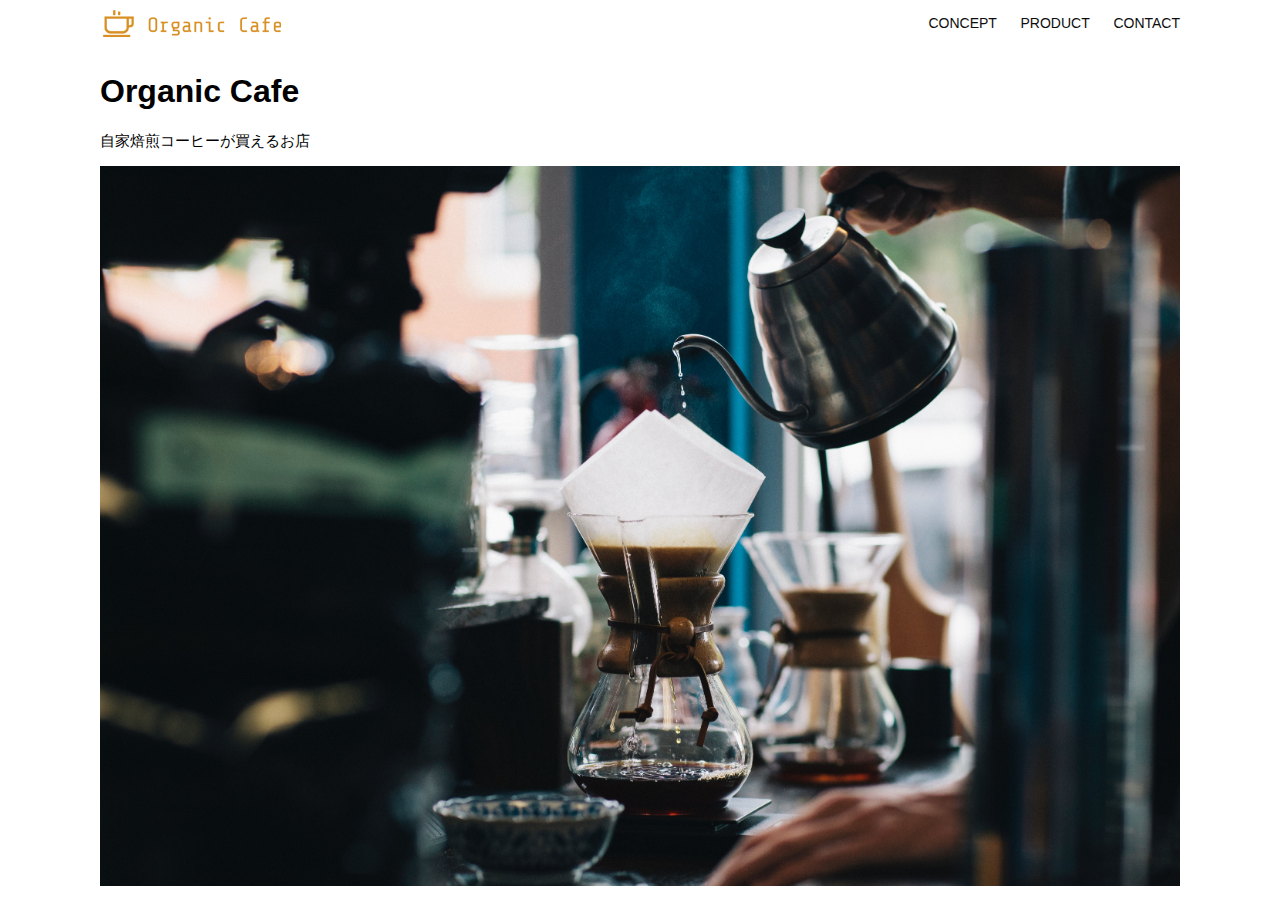
<file: kadai_013/index.html>
<!DOCTYPE html>
<html>
  <head>
    <title>Organic Cafe</title>
    <meta charset="UTF-8" />
    <meta name="description" content="自家焙煎のコーヒーがお家で楽しめるOrganic Cafe"/>
    <meta name="viewport" content="width=device-width, initial-scale=1.0" />
    <link rel="stylesheet" href="style.css" />
  </head>
  <body>
    <!-- ヘッダー -->
    <header>
      <!-- ロゴ -->
      <a href="index.html" id="logo"><img src="images/logo.png" alt="トップページに戻る"/></a>

      <!-- PC用ナビゲーション -->
      <nav id="nav-pc">
        <a href="index.html#concept">CONCEPT</a>
        <a href="index.html#product">PRODUCT</a>
        <a href="index.html#contact">CONTACT</a>
      </nav>

      <img src="images/button-menu.png" alt="ナビゲーションを開く" id="menu-sp" onclick="document.getElementById('nav-sp').style.display = 'block'">

      <nav id="nav-sp">
        <ul>
          <li><img src="images/button-close.png" alt="ナビゲーションを閉じる" id="close" onclick="document.getElementById('nav-sp').style.display = 'none'"></li>
          <li><a href="index.html" id="logo-sp" onclick="document.getElementById('nav-sp').style.display = 'none'">
            <img src="images/logo-sp.png" alt="トップページに戻る">
          </a></li>
          <li><a href="index.html#concept" class="menu" onclick="document.getElementById('nav-sp').style.display = 'none'">CONCEPT</a></li>
          <li><a href="index.html#product" class="menu" onclick="document.getElementById('nav-sp').style.display = 'none'">PRODUCT</a></li>
          <li><a href="index.html#contact" class="menu" onclick="document.getElementById('nav-sp').style.display = 'none'">CONTACT</a></li>
        </ul>
      </nav>
    </header>

    <main>
      <article>
        <!-- メインビジュアル -->
        <section id="main-visual">
          <div id="main-message">
            <h1>Organic Cafe</h1>
            <p>自家焙煎コーヒーが買えるお店</p>
          </div>
          <img src="images/main-image.jpg" alt="コーヒーをハンドドリップで淹れる画像"/>
        </section>
      </article>
    </main>
  </body>
</html>
</file>
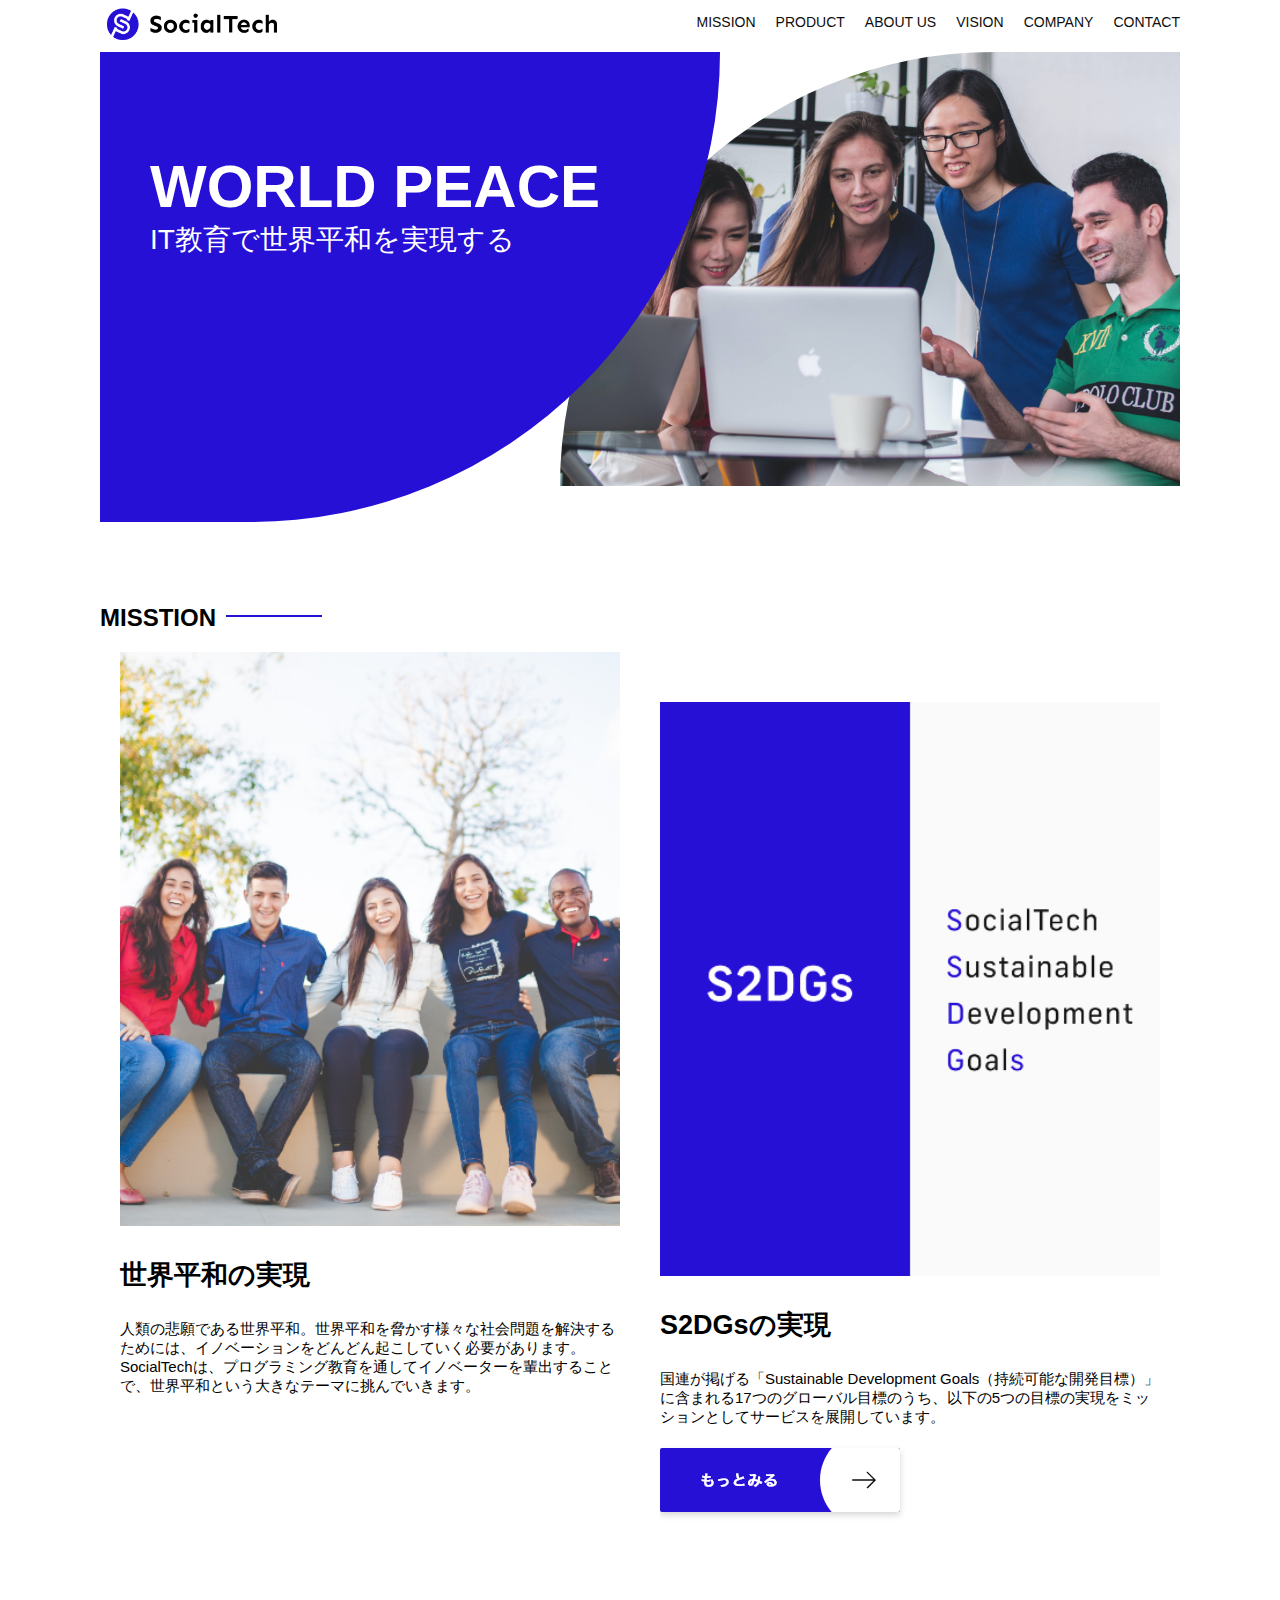
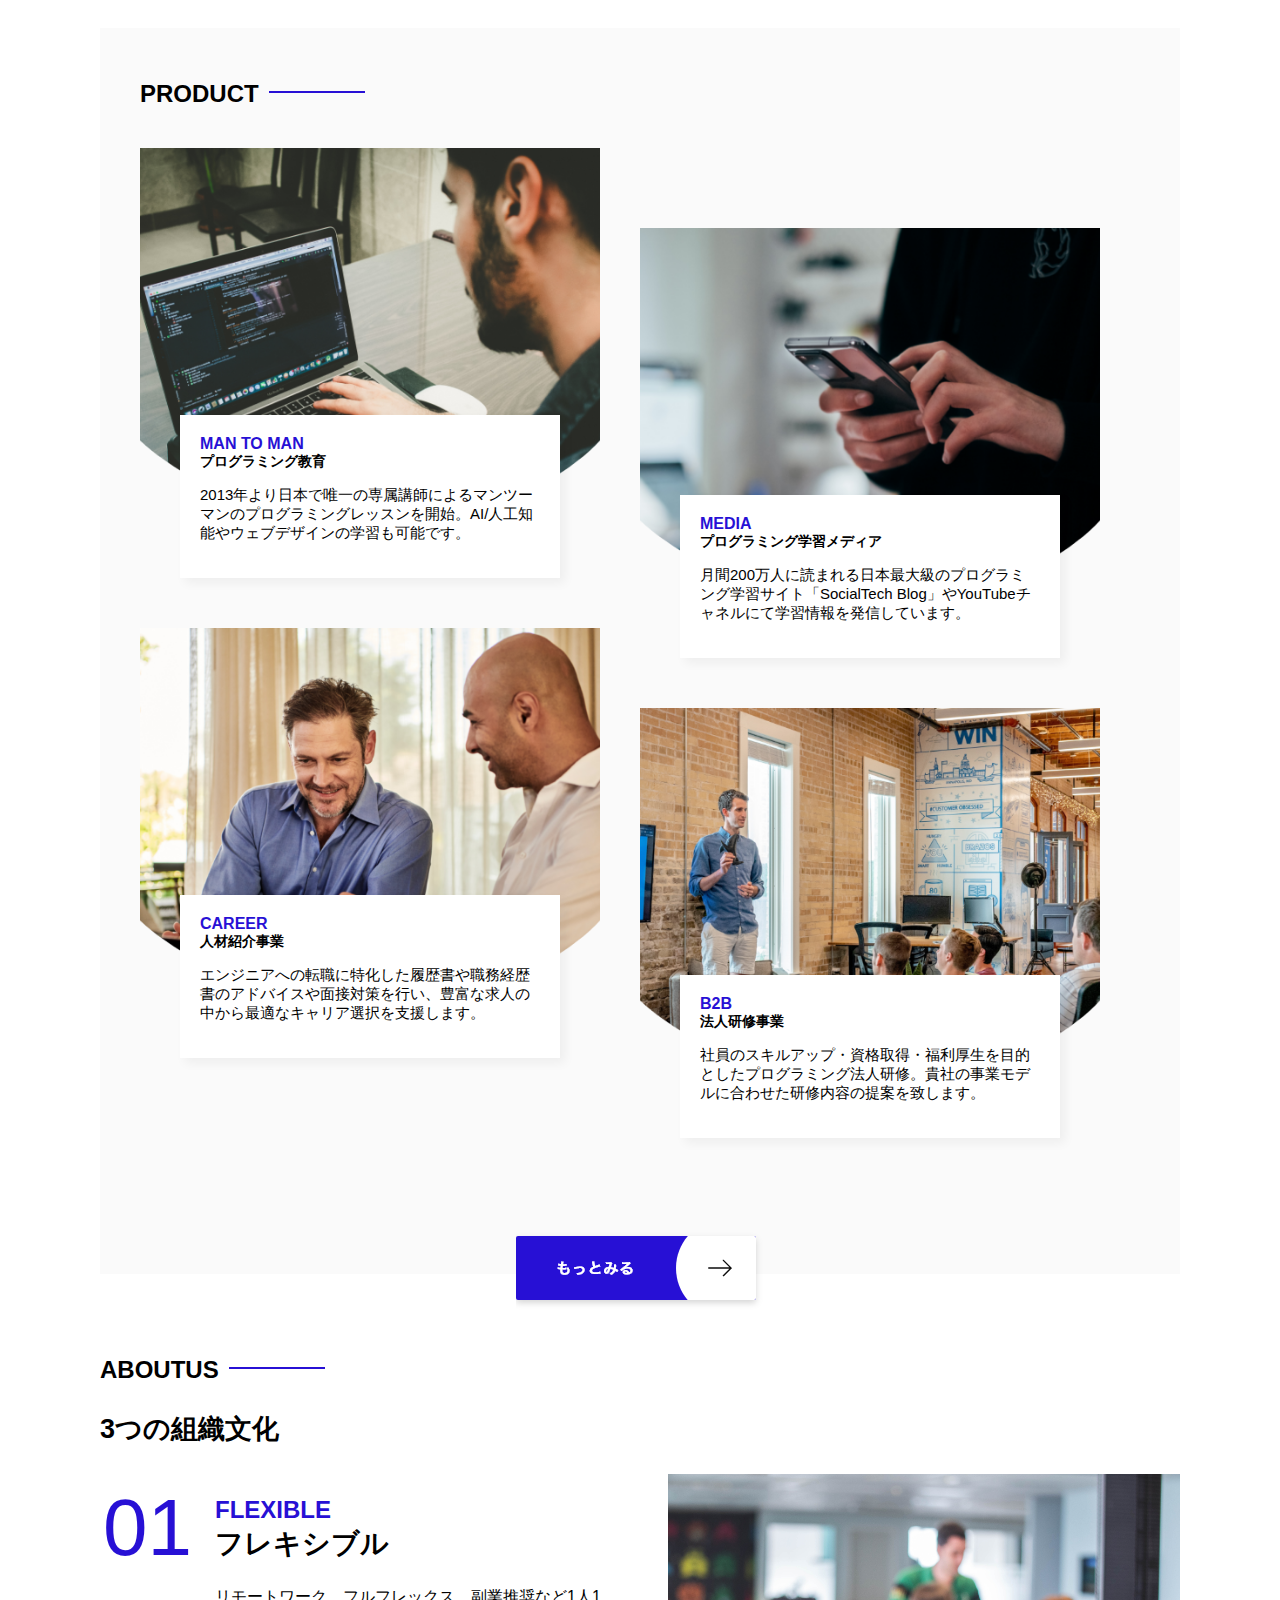
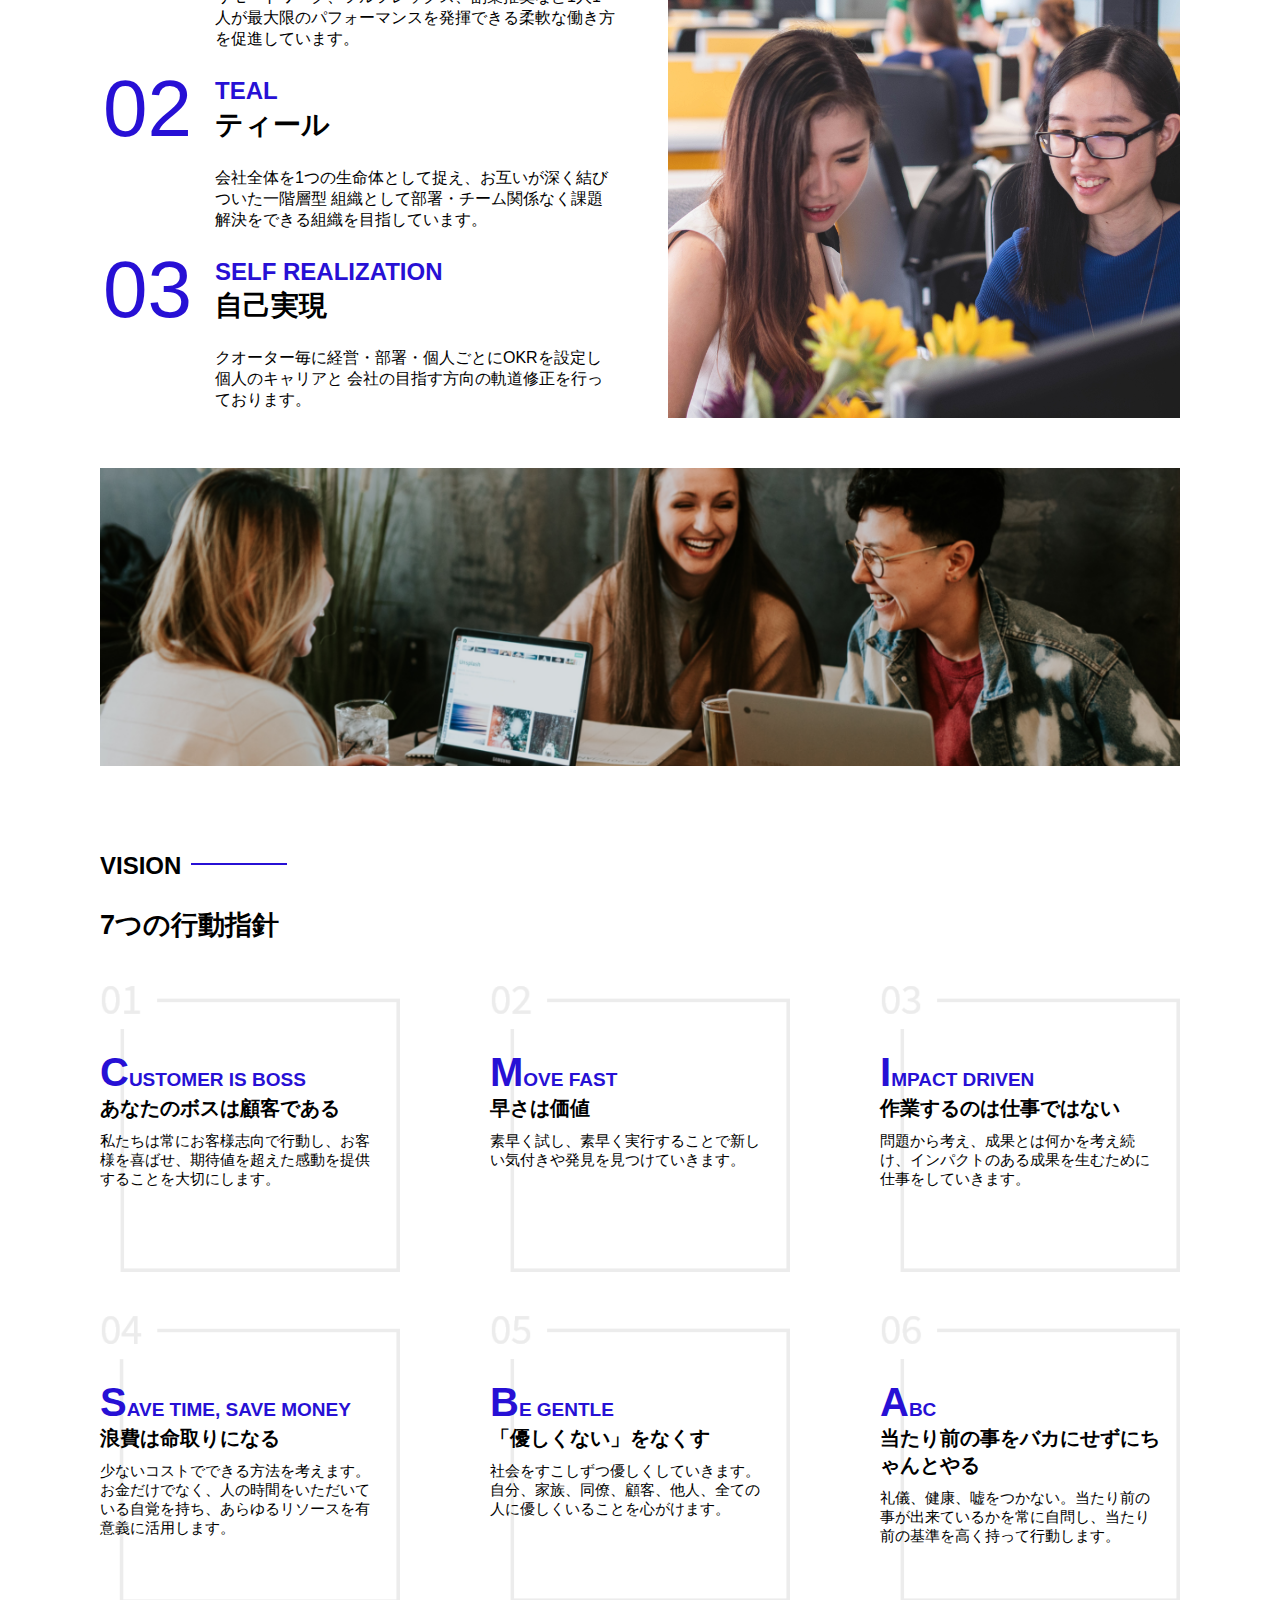
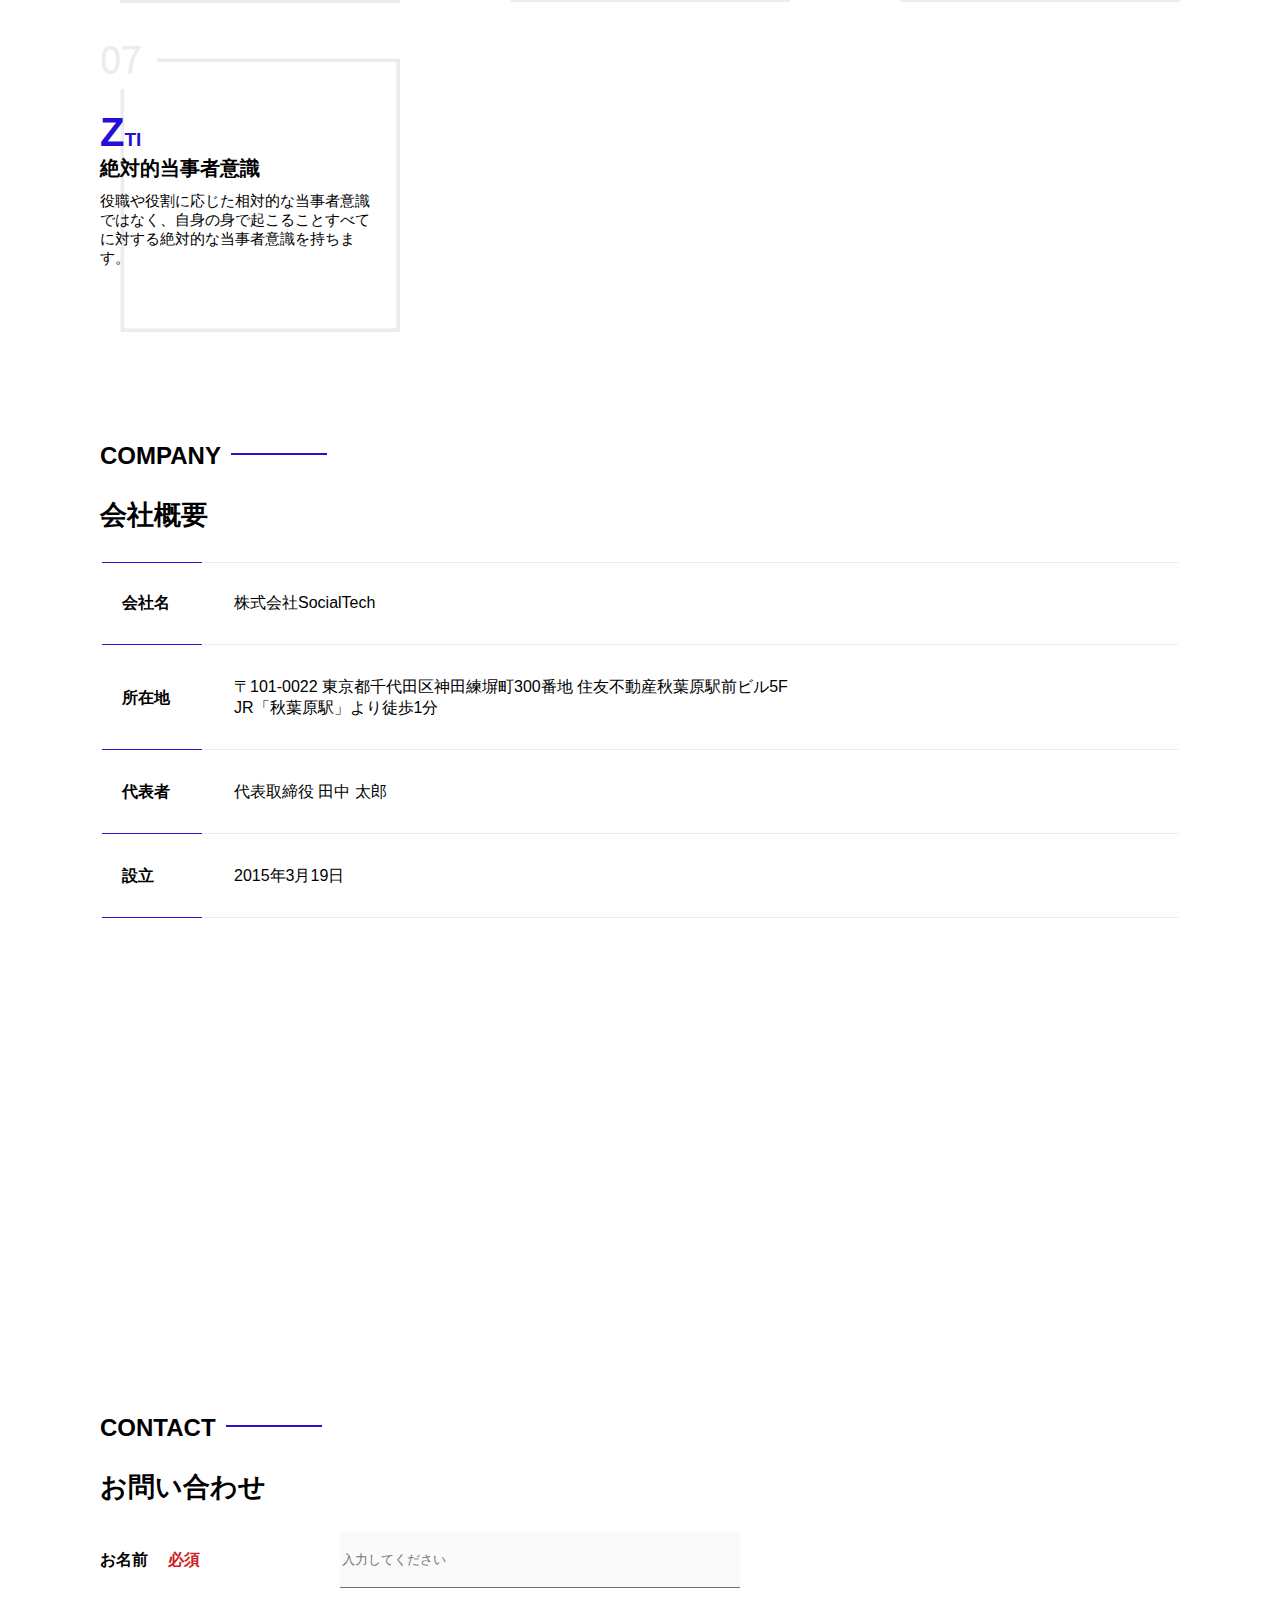
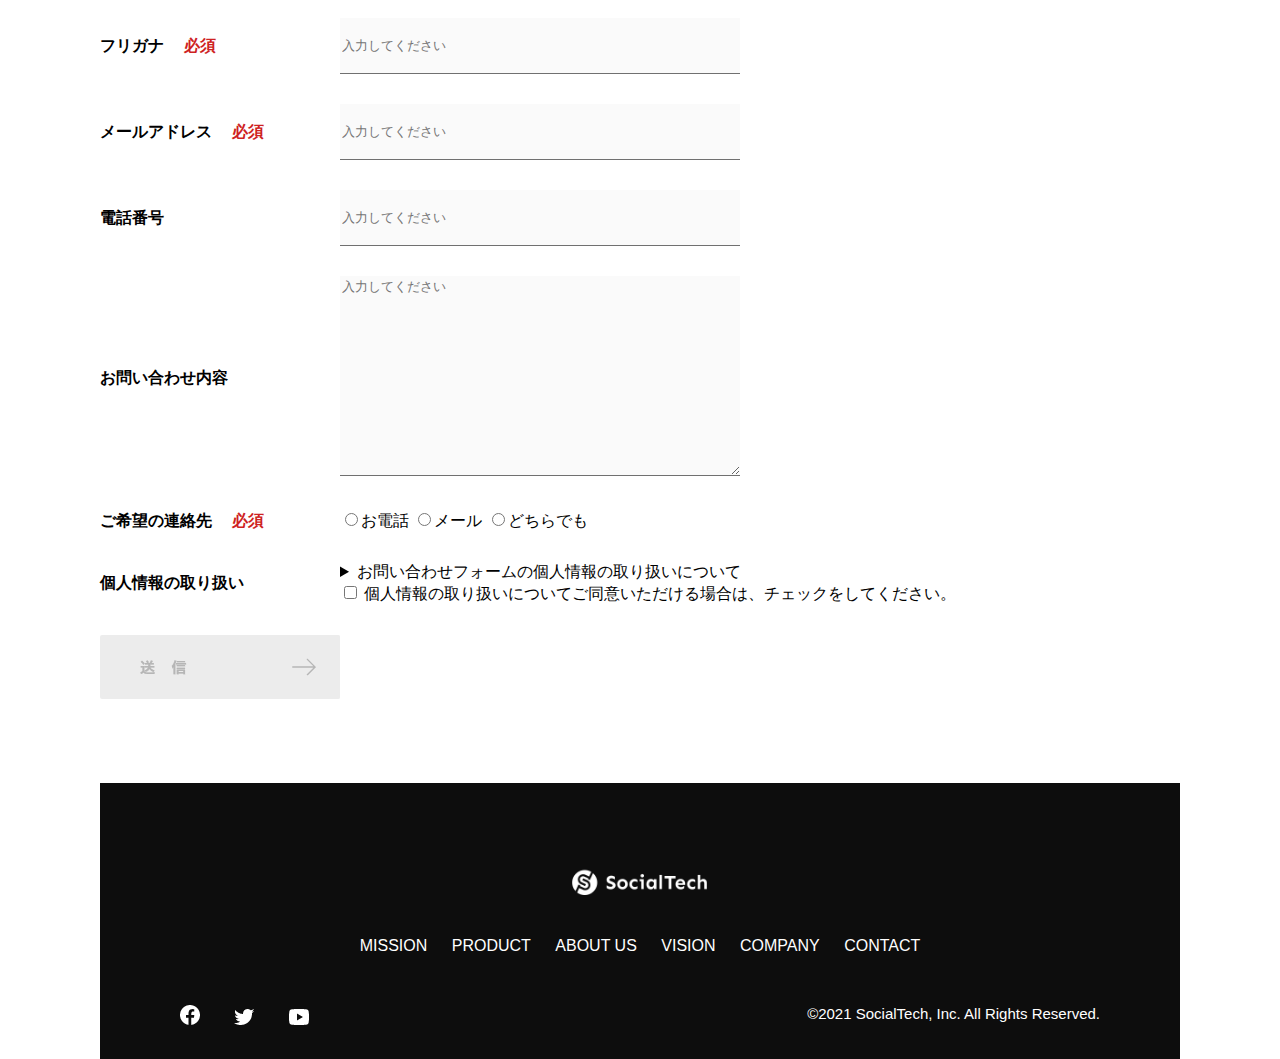
<file: kadai_tutorial_output/index.html>
<!DOCTYPE html>
<html lang="ja">
<head>
  <meta charset="UTF-8">
  <meta name="viewport" content="width=device-width, initial-scale=1.0">
  <title>SocialTech</title>
  <meta name="description" content="SocialTechはEdTech業界のリーディングカンパニーを目指します。">
  <link rel="stylesheet" href="style.css">
</head>
<body>
  <header>
    <a href="index.html" id="logo">
      <img src="images/logo.png" alt="トップページに戻る">
    </a>
    <nav id="nav-pc">
      <ul>
        <li><a href="mission.html">MISSION</a></li>
        <li><a href="product.html">PRODUCT</a></li>
        <li><a href="index.html#aboutus">ABOUT US</a></li>
        <li><a href="index.html#vision">VISION</a></li>
        <li><a href="index.html#company">COMPANY</a></li>
        <li><a href="index.html#contact">CONTACT</a></li>
      </ul>
    </nav>

    <button id="menu-sp" onclick="document.getElementById('nav-sp').style.display = 'block'">
      <img src="images/button-menu.png" alt="ナビゲーションを開く">
    </button>

    <div id="nav-sp">
      <button id="close" onclick="document.getElementById('nav-sp').style.display = 'none'"">
        <img src="images/button-close.png" alt="ナビゲーションを閉じる">
      </button>

      <nav>
        <ul>
          <li>
            <a href="index.html" id="logo-sp" onclick="document.getElementById('nav-sp').style.display = 'none'""><img src="images/logo-sp.png" alt="トップページに戻る"></a>
          </li>
          <li><a class="menu" href="mission.html" onclick="document.getElementById('nav-sp').style.display = 'none'"">MISSION</a></li>
          <li><a class="menu" href="product.html" onclick="document.getElementById('nav-sp').style.display = 'none'"">PRODUCT</a></li>
          <li><a class="menu" href="index.html#aboutus" onclick="document.getElementById('nav-sp').style.display = 'none'"">ABOUT US</a></li>
          <li><a class="menu" href="index.html#vision" onclick="document.getElementById('nav-sp').style.display = 'none'"">VISION</a></li>
          <li><a class="menu" href="index.html#company" onclick="document.getElementById('nav-sp').style.display = 'none'"">COMPANY</a></li>
          <li><a class="menu" href="index.html#contact" onclick="document.getElementById('nav-sp').style.display = 'none'"">CONTACT</a></li>
        </ul>
      </nav>

      <div id="sns">
        <a href="https://www.facebook.com/sejuku2013">
          <img src="images/button-facebook.png" alt="Facebookのリンク">
        </a>
        <a href="https://twitter.com/samuraijuku">
          <img src="images/button-twitter.png" alt="Twitterのリンク">
        </a>
        <a href="https://www.youtube.com/channel/UCCFOQO5aDK0xXam4cUQXT8g">
          <img src="images/button-youtube.png" alt="Youtubeのリンク">
        </a>
      </div>
    </div>
  </header>

  <main>
    <article>
      <section id="main-visual">
        <div id="main-message">
          <h1>WORLD PEACE</h1>
          <p>IT教育で世界平和を実現する</p>
        </div>
        <img src="images/index/index-main.png" alt="PCの周りに集まる多国籍の仲間たち">
      </section>

      <section id="mission">
        <h2 class="index-h2">MISSTION</h2>
        <div id="mission-flex">
          <div>
            <img id="mission-photo" src="images/index/index-mission.png" alt="屋外のベンチで写真を撮影する多国籍の仲間たち">
            <h3>世界平和の実現</h3>
            <p>人類の悲願である世界平和。世界平和を脅かす様々な社会問題を解決するためには、イノベーションをどんどん起こしていく必要があります。SocialTechは、プログラミング教育を通してイノベーターを輩出することで、世界平和という大きなテーマに挑んでいきます。</p>
          </div>
          <div>
            <img src="images/index/s2dgs.png" alt="S2DGs" id="s2dgs">
            <h3>S2DGsの実現</h3>
            <p>国連が掲げる「Sustainable Development Goals（持続可能な開発目標）」に含まれる17つのグローバル目標のうち、以下の5つの目標の実現をミッションとしてサービスを展開しています。</p>
            <a href="mission.html">
              <img src="images/button-more.png" alt=もっと見る">
            </a>
          </div>
        </div>
      </section>

      <section id="product">
        <h2 class="index-h2">PRODUCT</h2>
        <div id="product-flex">
          <div id="product-left">
            <div>
              <img src="images/index/index-mantoman.png" alt="PCでコードを書く男性" class="product-photo">
              <div class="product-explain">
                <span>MAN TO MAN</span>
                <h3>プログラミング教育</h3>
                <p>2013年より日本で唯一の専属講師によるマンツーマンのプログラミングレッスンを開始。AI/人工知能やウェブデザインの学習も可能です。</p>
              </div>
            </div>
            <div>
              <img src="images/index/index-career.png" alt="笑顔で話し合う2人の男性" class="product-photo">
              <div class="product-explain">
                <span>CAREER</span>
                <h3>人材紹介事業</h3>
                <p>エンジニアへの転職に特化した履歴書や職務経歴書のアドバイスや面接対策を行い、豊富な求人の中から最適なキャリア選択を支援します。</p>
              </div>
            </div>
          </div>
          <div id="product-right">
            <div>
              <img src="images/index/index-media.png" alt="スマートフォンを操作する人" class="product-photo">
              <div class="product-explain">
                <span>MEDIA</span>
                <h3>プログラミング学習メディア</h3>
                <p>月間200万人に読まれる日本最大級のプログラミング学習サイト「SocialTech Blog」やYouTubeチャネルにて学習情報を発信しています。</p>
              </div>
            </div>
            <div>
              <img src="images/index/index-b2b.png" alt="講演中の男性とそれを聴く人々" class="product-photo">
              <div class="product-explain">
                <span>B2B</span>
                <h3>法人研修事業</h3>
                <p>社員のスキルアップ・資格取得・福利厚生を目的としたプログラミング法人研修。貴社の事業モデルに合わせた研修内容の提案を致します。</p>
              </div>
            </div>
          </div>
        </div>
        <div id="product-more">
          <a href="product.html">
            <img src="images/button-more.png" alt="もっと見る">
          </a>
        </div>
      </section>

      <section id="aboutus">
        <h2 class="index-h2">ABOUTUS</h2>
        <h3>3つの組織文化</h3>
        <div>
          <table class="culture-table">
            <tr>
              <td class="culture-num">01</td>
              <th><span class="culture-en">FLEXIBLE</span><br>フレキシブル</th>
            </tr>
            <tr>
              <td></td>
              <td class="culture-description">リモートワーク、フルフレックス、副業推奨など1人1人が最大限のパフォーマンスを発揮できる柔軟な働き方を促進しています。</td>
            </tr>
            <tr>
              <td class="culture-num">02</td>
              <th><span class="culture-en">TEAL</span><br>ティール</th>
            </tr>
            <tr>
              <td></td>
              <td class="culture-description">会社全体を1つの生命体として捉え、お互いが深く結びついた一階層型 組織として部署・チーム関係なく課題解決をできる組織を目指しています。</td>
            </tr>
            <tr>
              <td class="culture-num">03</td>
              <th><span class="culture-en">SELF REALIZATION</span><br>自己実現</th>
            </tr>
            <tr>
              <td></td>
              <td class="culture-description">クオーター毎に経営・部署・個人ごとにOKRを設定し個人のキャリアと 会社の目指す方向の軌道修正を行っております。</td>
            </tr>
          </table>
          <img src="images/index/index-aboutus1.png" alt="笑顔で話し合う2人の女性" class="culture-img">
        </div>
        <img src="images/index/index-aboutus2.png" alt="笑顔で話し合う3人の男女" class="culture-img2">
      </section>

      <section id="vision">
        <h2 class="index-h2">VISION</h2>
        <h3>7つの行動指針</h3>
        <div>
          <div class="vision-box">
            <img src="images/index/vision-01.png" alt="01">
            <div>
              <h4>CUSTOMER IS BOSS</h4>
              <h5>あなたのボスは顧客である</h5>
              <p>私たちは常にお客様志向で行動し、お客様を喜ばせ、期待値を超えた感動を提供することを大切にします。</p>
            </div>
          </div>
          <div class="vision-box">
            <img src="images/index/vision-02.png" alt="02">
            <div>
              <h4>MOVE FAST</h4>
              <h5>早さは価値</h5>
              <p>素早く試し、素早く実行することで新しい気付きや発見を見つけていきます。</p>
            </div>
          </div>
          <div class="vision-box">
            <img src="images/index/vision-03.png" alt="03">
            <div>
              <h4>IMPACT DRIVEN</h4>
              <h5>作業するのは仕事ではない</h5>
              <p>問題から考え、成果とは何かを考え続け、インパクトのある成果を生むために仕事をしていきます。</p>
            </div>
          </div>
          <div class="vision-box">
            <img src="images/index/vision-04.png" alt="04">
            <div>
              <h4>SAVE TIME, SAVE MONEY</h4>
              <h5>浪費は命取りになる</h5>
              <p>少ないコストでできる方法を考えます。お金だけでなく、人の時間をいただいている自覚を持ち、あらゆるリソースを有意義に活用します。</p>
            </div>
          </div>
          <div class="vision-box">
            <img src="images/index/vision-05.png" alt="05">
            <div>
              <h4>BE GENTLE</h4>
              <h5>「優しくない」をなくす</h5>
              <p>社会をすこしずつ優しくしていきます。自分、家族、同僚、顧客、他人、全ての人に優しくいることを心がけます。</p>
            </div>
          </div>
          <div class="vision-box">
            <img src="images/index/vision-06.png" alt="06">
            <div>
              <h4>ABC</h4>
              <h5>当たり前の事をバカにせずにちゃんとやる</h5>
              <p>礼儀、健康、嘘をつかない。当たり前の事が出来ているかを常に自問し、当たり前の基準を高く持って行動します。</p>
            </div>
          </div>
          <div class="vision-box">
            <img src="images/index/vision-07.png" alt="07">
            <div>
              <h4>ZTI</h4>
              <h5>絶対的当事者意識</h5>
              <p>役職や役割に応じた相対的な当事者意識ではなく、自身の身で起こることすべてに対する絶対的な当事者意識を持ちます。</p>
            </div>
          </div>
        </div>
      </section>

      <section id="company">
        <h2 class="index-h2">COMPANY</h2>
        <h3>会社概要</h3>
        <table id="company-table">
          <tr>
            <th class="tableheader tableheader-first">会社名</th>
            <td class="cell cell-first">株式会社SocialTech</td>
          </tr>
          <tr>
            <th class="tableheader">所在地</th>
            <td class="cell">〒101-0022 東京都千代田区神田練塀町300番地 住友不動産秋葉原駅前ビル5F<br>JR「秋葉原駅」より徒歩1分</td>
          </tr>
          <tr>
            <th class="tableheader">代表者</th>
            <td class="cell">代表取締役 田中 太郎</td>
          </tr>
          <tr>
            <th class="tableheader">設立</th>
            <td class="cell">2015年3月19日</td>
          </tr>
        </table>
        <iframe src="https://www.google.com/maps/embed?pb=!1m18!1m12!1m3!1d3240.0686781123327!2d139.7720776752025!3d35.69992752894773!2m3!1f0!2f0!3f0!3m2!1i1024!2i768!4f13.1!3m3!1m2!1s0x60188fee13660e23%3A0x77137876edf742ac!2z5L2P5Y-L5LiN5YuV55Sj56eL6JGJ5Y6f6aeF5YmN44OT44Or!5e0!3m2!1sja!2sjp!4v1728753015873!5m2!1sja!2sjp" width="600" height="450" style="border:0;" allowfullscreen="" loading="lazy" referrerpolicy="no-referrer-when-downgrade"></iframe>
      </section>

      <section id="contact">
        <h2 class="index-h2">CONTACT</h2>
        <h3>お問い合わせ</h3>
        <form>
          <div>
            <div class="contact-headding">
              <label class="contact-label">お名前<span class="contact-span">必須</span></label>
            </div>
            <div>
              <input type="text" name="name" placeholder="入力してください" class="contact-textbox">
            </div>
          </div>
          <div>
            <div class="contact-headding">
              <label class="contact-label">フリガナ<span class="contact-span">必須</span></label>
            </div>
            <div>
              <input type="text" name="hurigana" placeholder="入力してください" class="contact-textbox">
            </div>
          </div>
          <div>
            <div class="contact-headding">
              <label class="contact-label">メールアドレス<span class="contact-span">必須</span></label>
            </div>
            <div>
              <input type="text" name="email" placeholder="入力してください" class="contact-textbox">
            </div>
          </div>
          <div>
            <div class="contact-headding">
              <label class="contact-label">電話番号</label>
            </div>
            <div>
              <input type="text" name="tel" placeholder="入力してください" class="contact-textbox">
            </div>
          </div>
          <div>
            <div class="contact-headding">
              <label class="contact-label">お問い合わせ内容<span class="contact-span"></span></label>
            </div>
            <div>
              <textarea name="message" placeholder="入力してください" class="contact-textarea"></textarea>
            </div>
          </div>
          <div>
            <div class="contact-headding">
              <label class="contact-label">ご希望の連絡先<span class="contact-span">必須</span></label>
            </div>
            <div>
              <input type="radio" class="radio-button" name="contact" value="tel"><label>お電話</label>
              <input type="radio" class="radio-button" name="contact" value="mail"><label>メール</label>
              <input type="radio" class="radio-button" name="contact" value="both"><label>どちらでも</label>
            </div>
          </div>
          <div>
            <div class="contact-headding">
              <label class="contact-label">個人情報の取り扱い</label>
            </div>
            <div>
              <details>
                <summary>お問い合わせフォームの個人情報の取り扱いについて</summary>
                <div>
                  <dl>
                    <dt>１．組織の名称又は氏名</dt>
                    <dd>株式会社SocialTech</dd>
                    <dt>２．個人情報保護管理者（若しくはその代理人）の氏名又は職名、所属及び連絡先</dt>
                    <dd>
                      <p>鈴木 一郎 コーポレート部</p>
                      <p>メールアドレス：samurai@example.com</p>
                      <p>TEL：03-1234-5678</p>
                    </dd>
                    <dt>３．個人情報の利用目的</dt>
                    <dd>
                      <ul>
                        <li>本サービス及び本サービスに関連する情報の提供又はそれらに関する連絡のため</li>
                        <li>ユーザーの本人確認のため</li>
                        <li>当社サービスのご案内のため</li>
                        <li>当社の商品等の広告または宣伝（電子メールによるものを含むものとします。）</li>
                      </ul>
                    </dd>
                    <dt>４．個人情報の取り扱い業務の委託</dt>
                    <dd>個人情報の取扱業務の全部または一部を外部に業務委託する場合があります。その際、弊社は、個人情報を適切に保護できる管理体制を敷き実行していることを条件として委託先を厳選したうえで、機密保持契約を委託先と締結し、お客様の個人情報を厳密に管理させます。</dd>
                    <dt>５．個人情報の開示等の請求</dt>
                    <dd>お客様は、弊社に対してご自身の個人情報の開示等（利用目的の通知、開示、内容の訂正・追加・削除、用の停止または消去、第三者への提供の停止）に関して、当社問合わせ窓口に申し出ることができます。<br>その際、弊社はお客様ご本人を確認させていただいたうえで、合理的な期間内に対応いたします。<br>なお、個人情報に関する弊社問合わせ先は、次の通りです。</dd>
                    <dd>
                      <p>株式会社SocialTech　個人情報問合せ窓口</p>
                      <p>〒150-0043　東京都千代田区神田練塀町300番地 住友不動産秋葉原駅前ビル5F</p>
                      <p>メールアドレス：samurai@example.com　TEL：03-1234-5678</p>
                    </dd>
                    <dt>６．個人情報を提供されることの任意性について</dt>
                    <dd>お客様がご自身の個人情報を弊社に提供されるか否かは、お客様のご判断によりますが、もしご提供されない場合には、適切なサービスが提供できない場合がありますので予めご了承ください。</dd>
                  </dl>
                </div>
              </details>
              <input type="checkbox" name="agree">
              <span>個人情報の取り扱いについてご同意いただける場合は、チェックをしてください。</span>
            </div>
          </div>
          <input type="image" src="images/button-submit.png" alt="送信する">
        </form>
      </section>
    </article>

    <footer>
      <div id="footer-logo">
        <img src="images/logo-sp.png" alt="SocialTech">
      </div>
      <div id="footer-link">
        <a href="mission.html">MISSION</a>
        <a href="product.html">PRODUCT</a>
        <a href="index.html#aboutus">ABOUT US</a>
        <a href="index.html#vision">VISION</a>
        <a href="index.html#company">COMPANY</a>
        <a href="index.html#contact">CONTACT</a>
      </div>
      <div id="sns-footer">
        <div class="sns-btns">
          <a href="https://www.facebook.com/sejuku2013"><img src="images/button-facebook.png" alt="Facebookのリンク"></a>
          <a href="https://twitter.com/samuraijuku"><img src="images/button-twitter.png" alt="Twitterのリンク"></a>
          <a href="https://www.youtube.com/channel/UCCFOQO5aDK0xXam4cUQXT8g"><img src="images/button-youtube.png" alt="Youtubeのリンク"></a>
        </div>
        <p id="copyright">&copy;2021 SocialTech, Inc. All Rights Reserved.</p>
    </footer>
  </main>
</body>
</html>
</file>
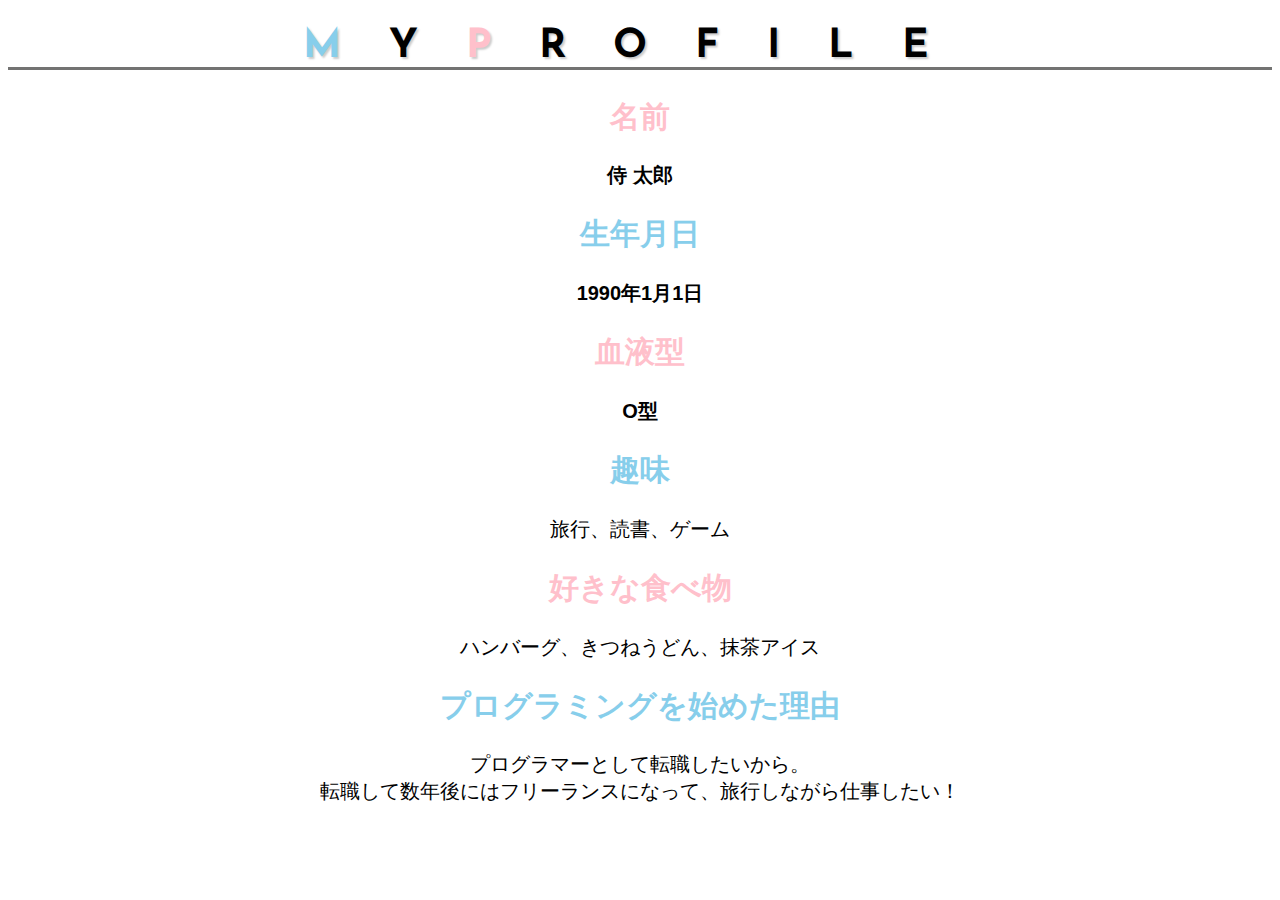
<file: kadai_015/kadai_015.html>
<!DOCTYPE html>
<html lang="ja">
<head>
  <meta charset="UTF-8">
  <meta name="viewport" content="width=device-width, initial-scale=1.0">
  <title>15章課題</title>
  <meta name="description" content="このページは15章の課題です。">
  <link rel="stylesheet" href="style.css">
  <link rel="preconnect" href="https://fonts.googleapis.com">
  <link rel="preconnect" href="https://fonts.gstatic.com" crossorigin>
  <link href="https://fonts.googleapis.com/css2?family=Josefin+Sans:ital,wght@0,100..700;1,100..700&display=swap" rel="stylesheet">
</head>
<body>
  <h1><span class="skyblue">M</span>Y<span class="pink">P</span>ROFILE</h1>

  <div id="basic">
    <h2 class="pink">名前</h2>
    <p>侍 太郎</p>
  
    <h2 class="skyblue">生年月日</h2>
    <p>1990年1月1日</p>
  
    <h2 class="pink">血液型</h2>
    <p>O型</p>
  </div>

  <h2 class="skyblue">趣味</h2>
  <p>旅行、読書、ゲーム</p>

  <h2 class="pink">好きな食べ物</h2>
  <p>ハンバーグ、きつねうどん、抹茶アイス</p>

  <h2 class="skyblue">プログラミングを始めた理由</h2>
  <p>プログラマーとして転職したいから。<br>転職して数年後にはフリーランスになって、旅行しながら仕事したい！</p>
</body>
</html>
</file>
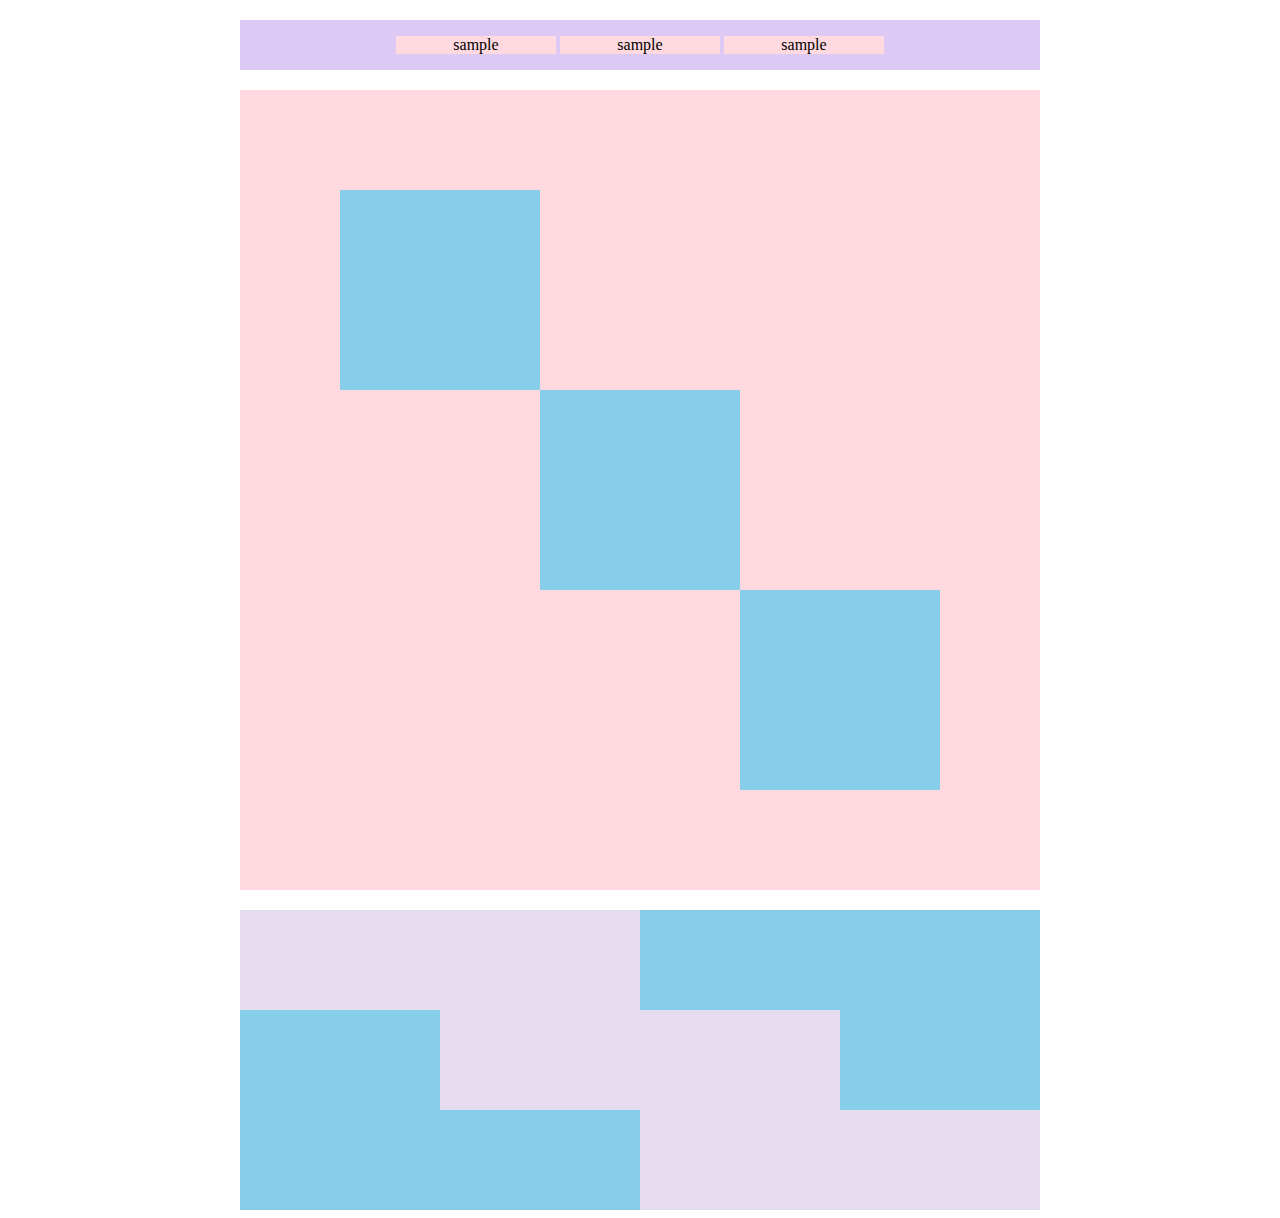
<file: kadai_018/kadai_018.html>
<!DOCTYPE html>
<html lang="ja">
<head>
  <meta charset="UTF-8">
  <meta name="viewport" content="width=device-width, initial-scale=1.0">
  <title>18章課題</title>
  <meta name="description" content="このページは18章の課題です。">
  <link rel="stylesheet" href="style.css">
</head>
<body>
  <div id="top">
    <p class="top-child">sample</p>
    <p class="top-child">sample</p>
    <p class="top-child">sample</p>
  </div>

  <div id="middle">
    <div class="middle-child01"></div>
    <div class="middle-child02"></div>
    <div class="middle-child03"></div>
  </div>

  <div id="bottom">
    <div id="bottom-child01"></div>
    <div id="bottom-child02"></div>
    <div id="bottom-child03"></div>
  </div>
</body>
</html>
</file>
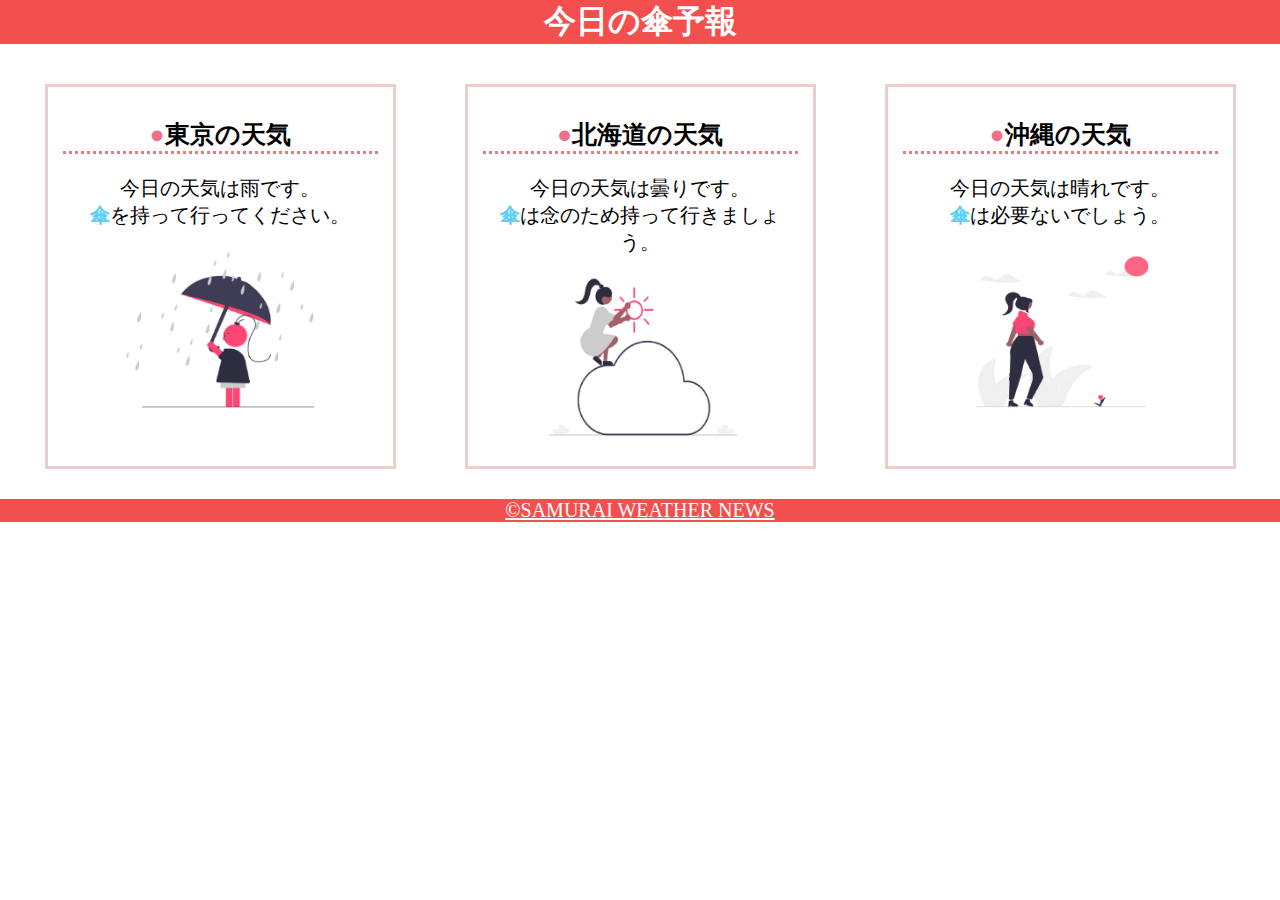
<file: kadai_022/kadai_022.html>
<!DOCTYPE html>
<html lang="ja">
<head>
  <meta charset="UTF-8">
  <meta name="viewport" content="width=device-width, initial-scale=1.0">
  <title>22章課題</title>
  <meta name="description" content="このページは22章の課題です。">
  <link rel="stylesheet" href="style.css">
</head>
<body>
  <header>
    <h1>今日の傘予報</h1>
  </header>

  <main>
    <div id="parent">
      <div class="contents">
        <h2>東京の天気</h2>
        <p>今日の天気は雨です。</p>
        <p>傘を持って行ってください。</p>
        <img src="images/rainy.png">
      </div>
      <div class="contents">
        <h2>北海道の天気</h2>
        <p>今日の天気は曇りです。</p>
        <p>傘は念のため持って行きましょう。</p>
        <img src="images/cloudy.png">
      </div>
      <div class="contents">
        <h2>沖縄の天気</h2>
        <p>今日の天気は晴れです。</p>
        <p>傘は必要ないでしょう。</p>
        <img src="images/sunny.png">
      </div>
    </div>
  </main>

  <footer>
    <a href="https://www.sejuku.net/corp/">&copy;SAMURAI WEATHER NEWS</a>
  </footer>
</body>
</html>
</file>
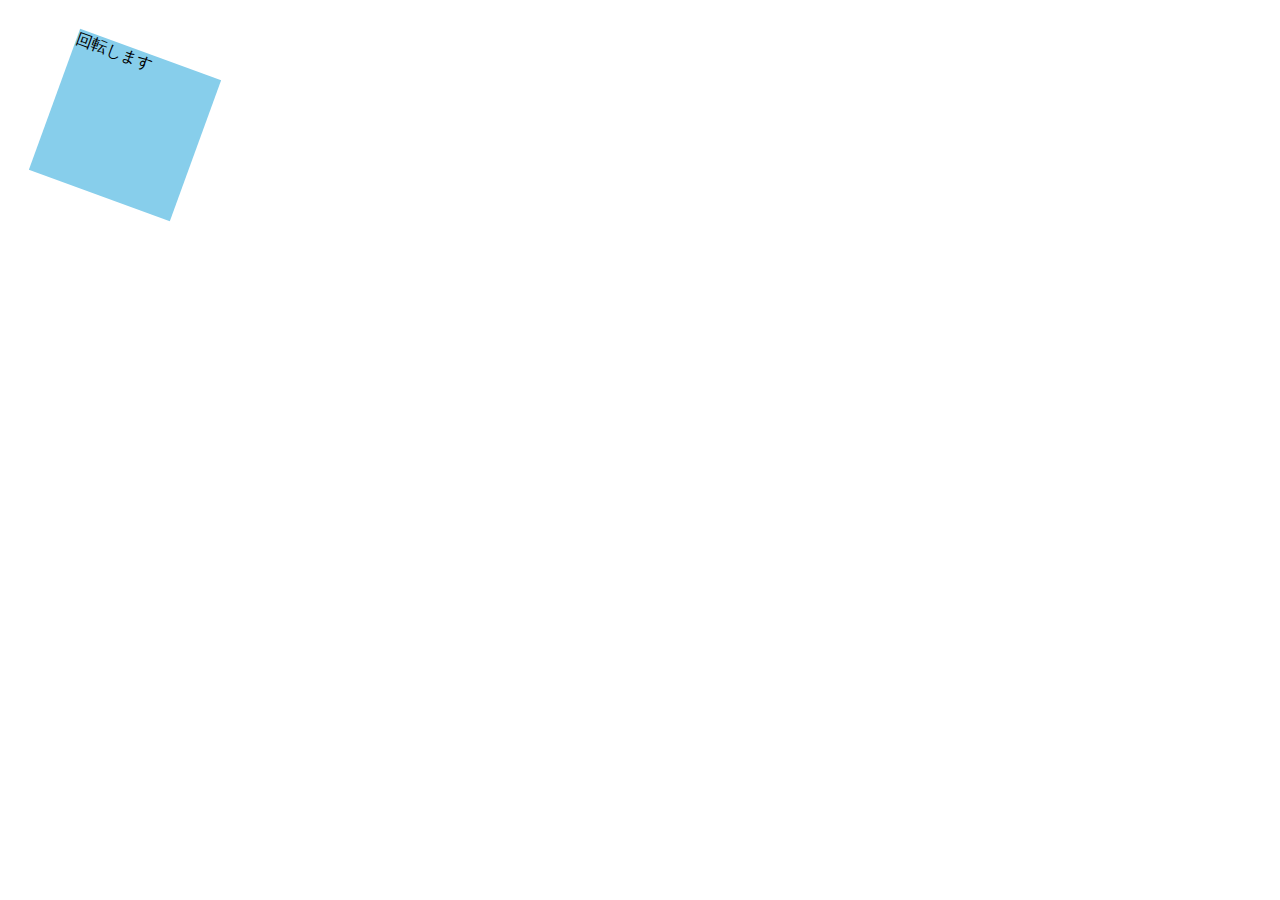
<file: kadai_mdn_css/mdn.html>
<!DOCTYPE html>
<html>
<head>
  <style>
    div {
      position: absolute;
      top: 50px;
      left: 50px;
      width: 150px;
      height: 150px;
      background: skyblue;
      transform: rotate(20deg);
    }
  </style>
</head>
<body>
  <div>
    回転します
  </div>
</body>
</html>
</file>
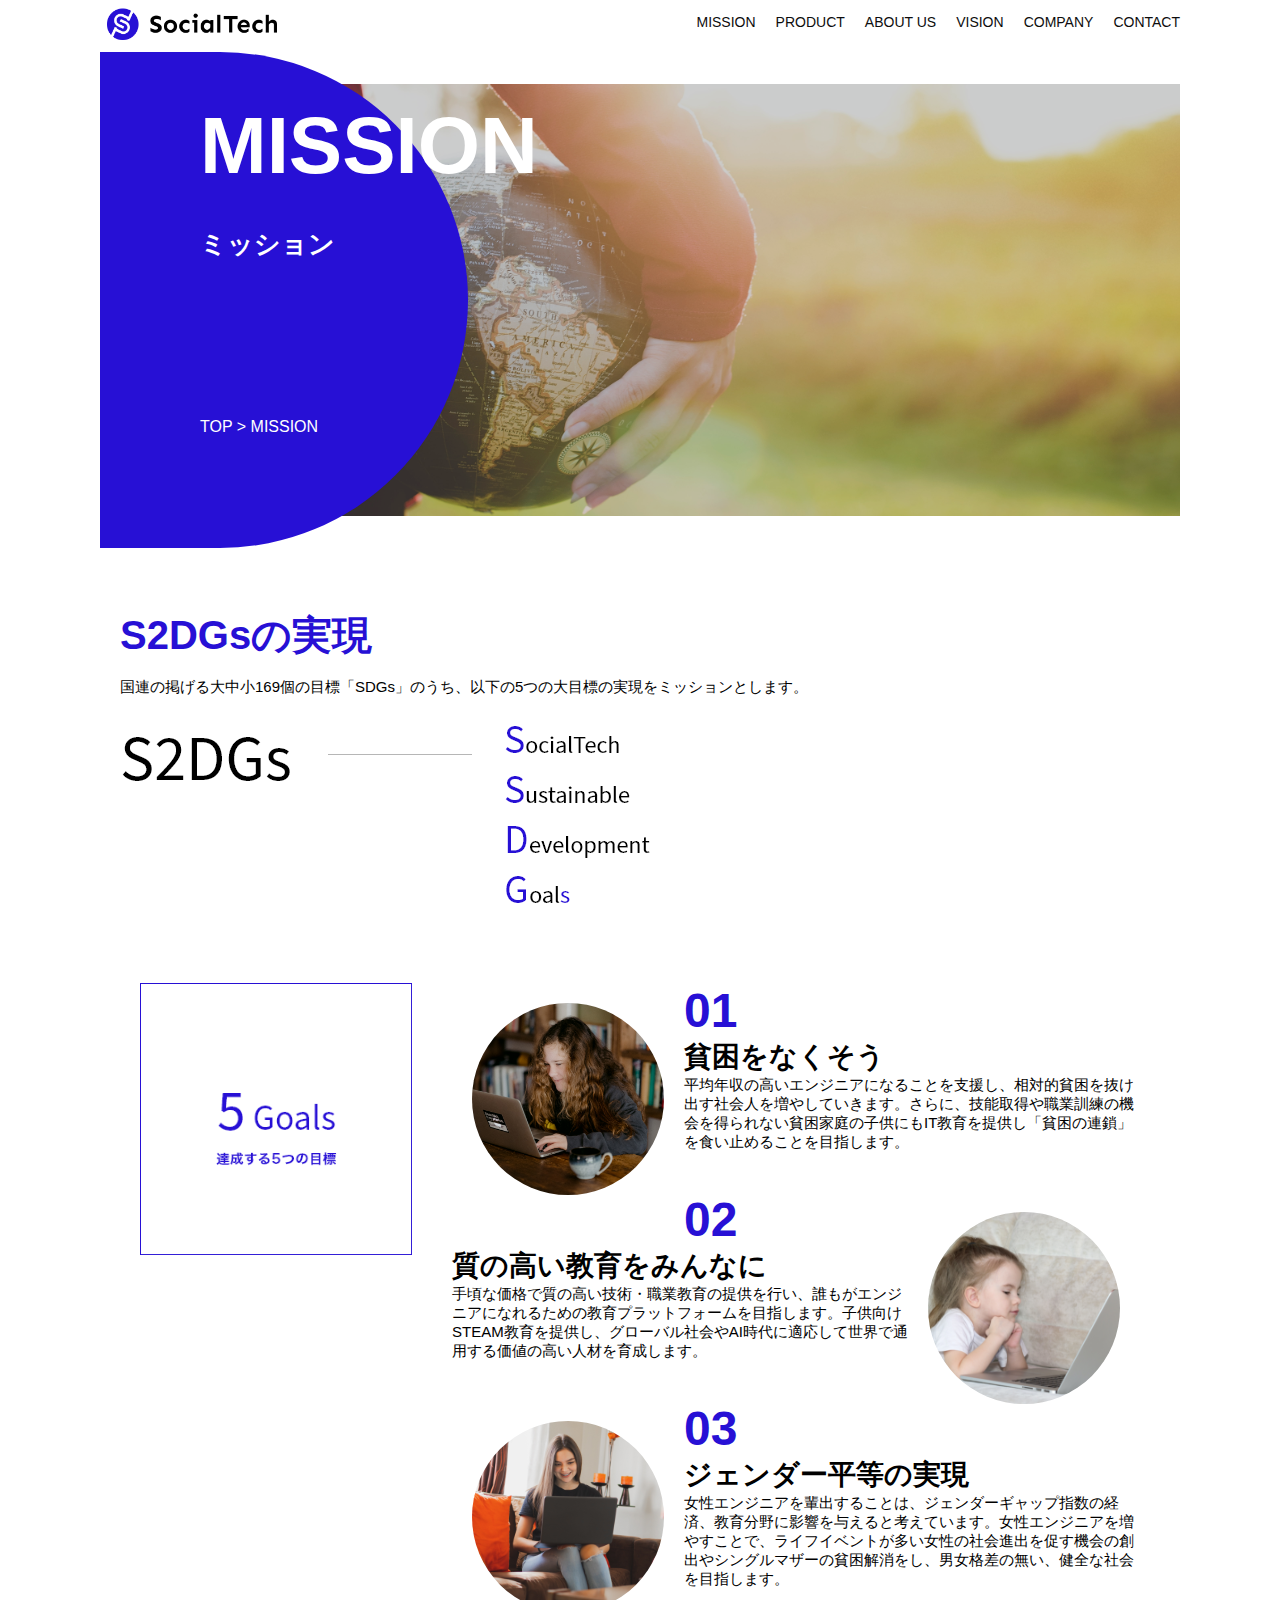
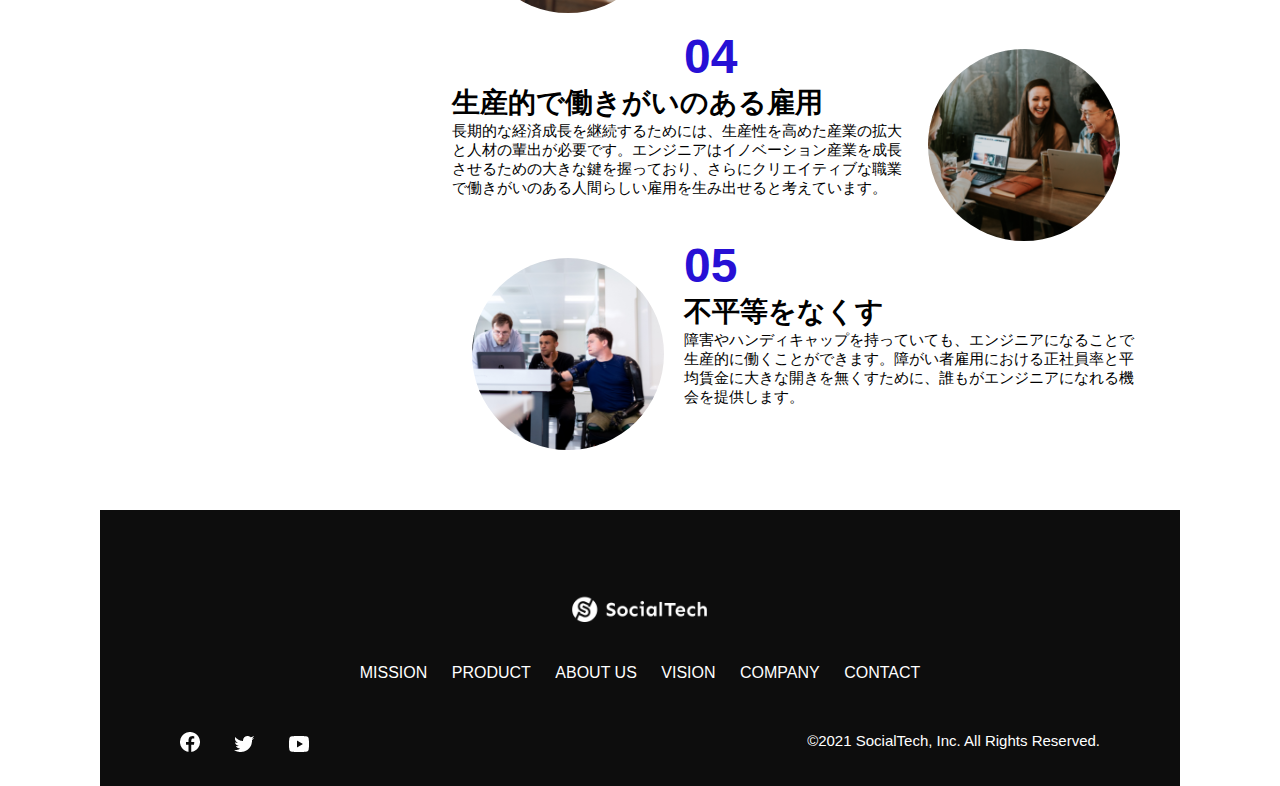
<file: kadai_tutorial_output/mission.html>
<!DOCTYPE html>
<html lang="ja">
<head>
  <meta charset="UTF-8">
  <meta name="viewport" content="width=device-width, initial-scale=1.0">
  <title>SocialTech - MISSION ミッション -</title>
  <meta name="description" content="SocialTechが目指す5つの目標（S2DGs）を紹介します">
  <link rel="stylesheet" href="style.css">
</head>
<body>
  <header>
    <a href="index.html" id="logo">
      <img src="images/logo.png" alt="トップページに戻る">
    </a>
    <nav id="nav-pc">
      <ul>
        <li><a href="mission.html">MISSION</a></li>
        <li><a href="product.html">PRODUCT</a></li>
        <li><a href="index.html#aboutus">ABOUT US</a></li>
        <li><a href="index.html#vision">VISION</a></li>
        <li><a href="index.html#company">COMPANY</a></li>
        <li><a href="index.html#contact">CONTACT</a></li>
      </ul>
    </nav>

    <button id="menu-sp" onclick="document.getElementById('nav-sp').style.display = 'block'">
      <img src="images/button-menu.png" alt="ナビゲーションを開く">
    </button>

    <div id="nav-sp">
      <button id="close" onclick="document.getElementById('nav-sp').style.display = 'none'"">
        <img src="images/button-close.png" alt="ナビゲーションを閉じる">
      </button>

      <nav>
        <ul>
          <li>
            <a href="index.html" id="logo-sp" onclick="document.getElementById('nav-sp').style.display = 'none'""><img src="images/logo-sp.png" alt="トップページに戻る"></a>
          </li>
          <li><a class="menu" href="mission.html" onclick="document.getElementById('nav-sp').style.display = 'none'"">MISSION</a></li>
          <li><a class="menu" href="product.html" onclick="document.getElementById('nav-sp').style.display = 'none'"">PRODUCT</a></li>
          <li><a class="menu" href="index.html#aboutus" onclick="document.getElementById('nav-sp').style.display = 'none'"">ABOUT US</a></li>
          <li><a class="menu" href="index.html#vision" onclick="document.getElementById('nav-sp').style.display = 'none'"">VISION</a></li>
          <li><a class="menu" href="index.html#company" onclick="document.getElementById('nav-sp').style.display = 'none'"">COMPANY</a></li>
          <li><a class="menu" href="index.html#contact" onclick="document.getElementById('nav-sp').style.display = 'none'"">CONTACT</a></li>
        </ul>
      </nav>

      <div id="sns">
        <a href="https://www.facebook.com/sejuku2013">
          <img src="images/button-facebook.png" alt="Facebookのリンク">
        </a>
        <a href="https://twitter.com/samuraijuku">
          <img src="images/button-twitter.png" alt="Twitterのリンク">
        </a>
        <a href="https://www.youtube.com/channel/UCCFOQO5aDK0xXam4cUQXT8g">
          <img src="images/button-youtube.png" alt="Youtubeのリンク">
        </a>
      </div>
    </div>
  </header>

  <main>
    <article>
      <section id="mission-main">
        <div class="mission-main-inner">
          <div id="mission-title">
            <h1>MISSION<br><span>ミッション</span></h1>
            <p>TOP > MISSION</p>
          </div>
        </div>
      </section>

      <section id="mission-s2dgs">
        <h2 class="mission-h2">S2DGsの実現</h2>
        <p>国連の掲げる大中小169個の目標「SDGs」のうち、以下の5つの大目標の実現をミッションとします。</p>
        <img src="images/mission/mission-s2dgs.png" alt="S2DGs">
      </section>

      <section id="mission-five-goals">
        <div class="five-goals-image">
          <img src="images/mission/mission-5goals.png" alt="5goals">
        </div>

        <div class="five-goals-read">
          <div>
            <img class="fivegoals-image-left" src="images/mission/mission-5goals01.png" alt="PCを操作する女の子">
            <span class="fivegoals-number">01</span>
            <h3 class="fivegoals-h3">貧困をなくそう</h3>
            <p class="fivegoals-p">平均年収の高いエンジニアになることを支援し、相対的貧困を抜け出す社会人を増やしていきます。さらに、技能取得や職業訓練の機会を得られない貧困家庭の子供にもIT教育を提供し「貧困の連鎖」を食い止めることを目指します。</p>
          </div>
          <div>
            <img class="fivegoals-image-right" src="images/mission/mission-5goals02.png" alt="PCを見つめる小さい女の子">
            <span class="fivegoals-number">02</span>
            <h3 class="fivegoals-h3">質の高い教育をみんなに</h3>
            <p class="fivegoals-p">手頃な価格で質の高い技術・職業教育の提供を行い、誰もがエンジニアになれるための教育プラットフォームを目指します。子供向けSTEAM教育を提供し、グローバル社会やAI時代に適応して世界で通用する価値の高い人材を育成します。</p>
          </div>
          <div>
            <img class="fivegoals-image-left" src="images/mission/mission-5goals03.png" alt="PCを操作する女性">
            <span class="fivegoals-number">03</span>
            <h3 class="fivegoals-h3">ジェンダー平等の実現</h3>
            <p class="fivegoals-p">女性エンジニアを輩出することは、ジェンダーギャップ指数の経済、教育分野に影響を与えると考えています。女性エンジニアを増やすことで、ライフイベントが多い女性の社会進出を促す機会の創出やシングルマザーの貧困解消をし、男女格差の無い、健全な社会を目指します。</p>
          </div>
          <div>
            <img class="fivegoals-image-right" src="images/mission/mission-5goals04.png" alt="笑顔で話し合う3人の男女">
            <span class="fivegoals-number">04</span>
            <h3 class="fivegoals-h3">生産的で働きがいのある雇用</h3>
            <p class="fivegoals-p">長期的な経済成長を継続するためには、生産性を高めた産業の拡大と人材の輩出が必要です。エンジニアはイノベーション産業を成長させるための大きな鍵を握っており、さらにクリエイティブな職業で働きがいのある人間らしい雇用を生み出せると考えています。</p>
          </div>
          <div>
            <img class="fivegoals-image-left" src="images/mission/mission-5goals05.png" alt="障害を持つ男性が生き生きと働く様子">
            <span class="fivegoals-number">05</span>
            <h3 class="fivegoals-h3">不平等をなくす</h3>
            <p class="fivegoals-p">障害やハンディキャップを持っていても、エンジニアになることで生産的に働くことができます。障がい者雇用における正社員率と平均賃金に大きな開きを無くすために、誰もがエンジニアになれる機会を提供します。</p>
          </div>
        </div>
      </section>
    </article>

    <footer>
      <div id="footer-logo">
        <img src="images/logo-sp.png" alt="SocialTech">
      </div>
      <div id="footer-link">
        <a href="mission.html">MISSION</a>
        <a href="product.html">PRODUCT</a>
        <a href="index.html#aboutus">ABOUT US</a>
        <a href="index.html#vision">VISION</a>
        <a href="index.html#company">COMPANY</a>
        <a href="index.html#contact">CONTACT</a>
      </div>
      <div id="sns-footer">
        <div class="sns-btns">
          <a href="https://www.facebook.com/sejuku2013"><img src="images/button-facebook.png" alt="Facebookのリンク"></a>
          <a href="https://twitter.com/samuraijuku"><img src="images/button-twitter.png" alt="Twitterのリンク"></a>
          <a href="https://www.youtube.com/channel/UCCFOQO5aDK0xXam4cUQXT8g"><img src="images/button-youtube.png" alt="Youtubeのリンク"></a>
        </div>
        <p id="copyright">&copy;2021 SocialTech, Inc. All Rights Reserved.</p>
    </footer>
  </main>
</body>
</html>
</file>
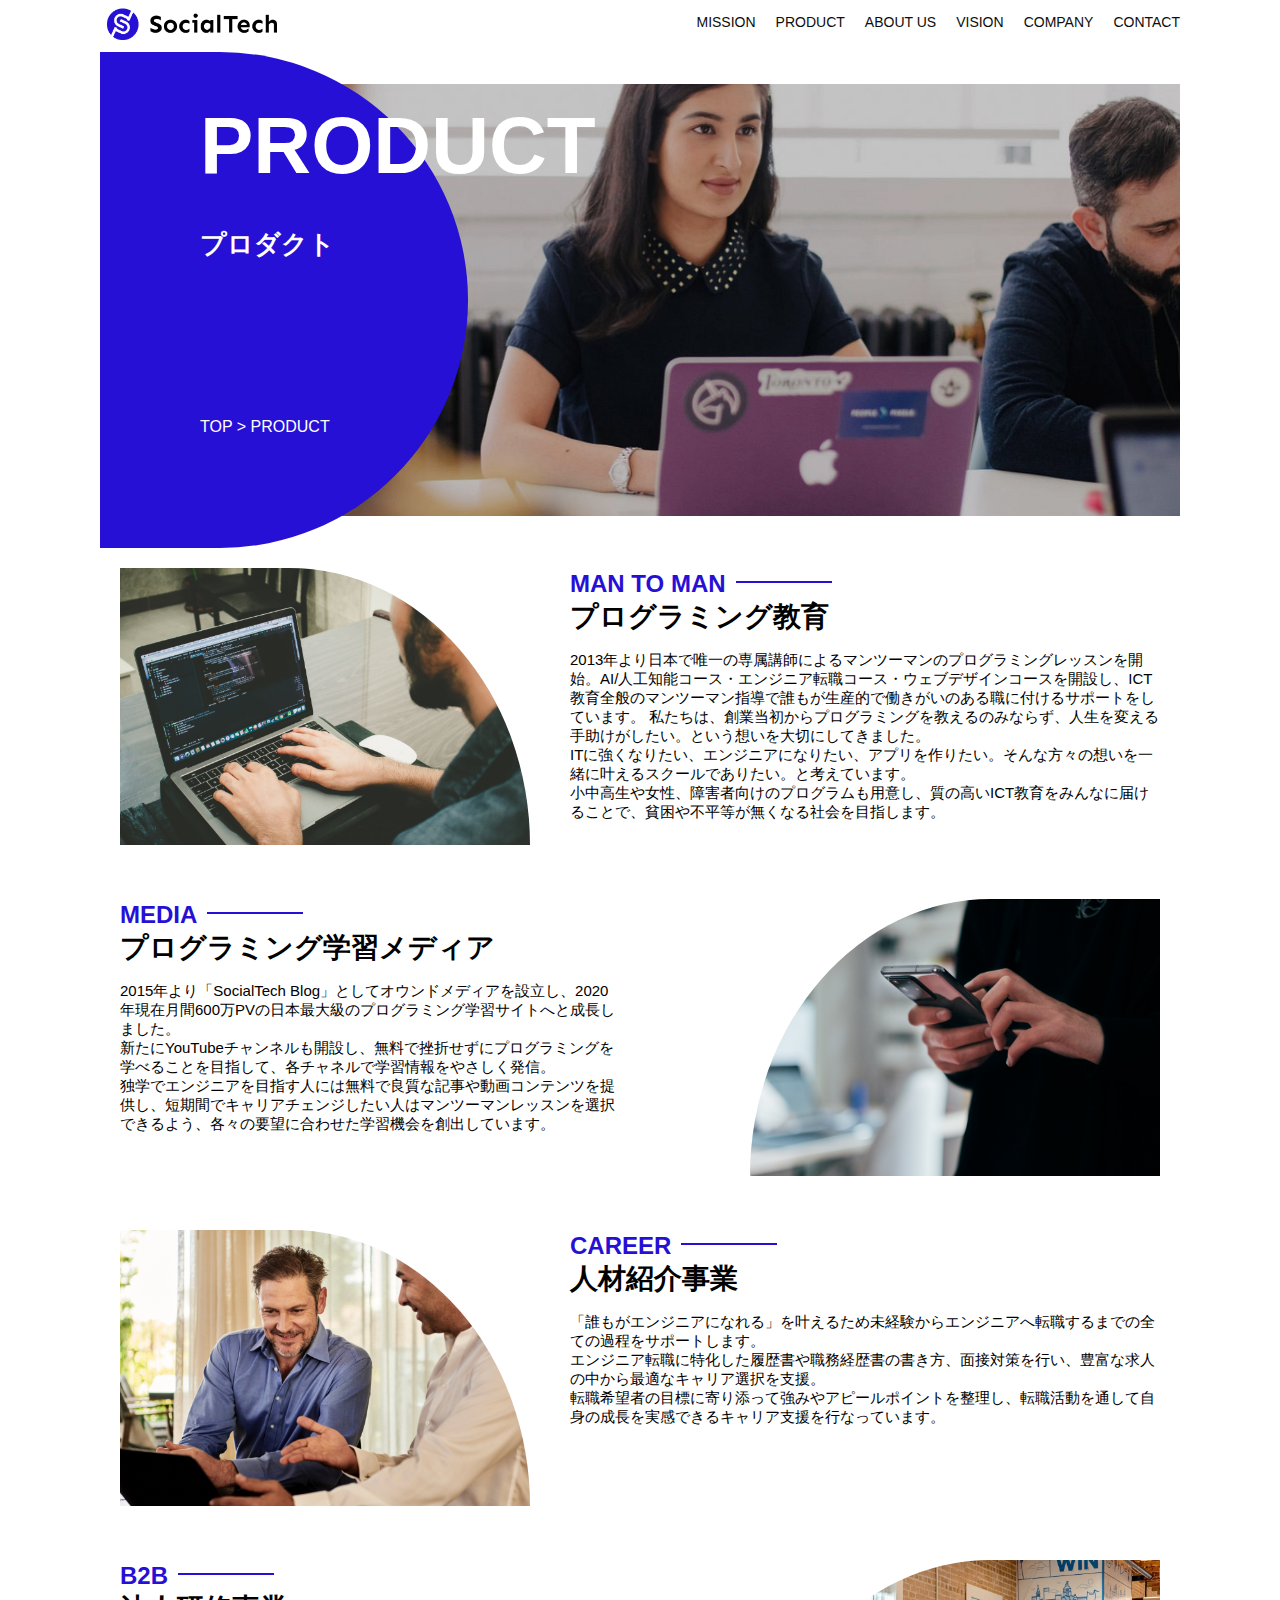
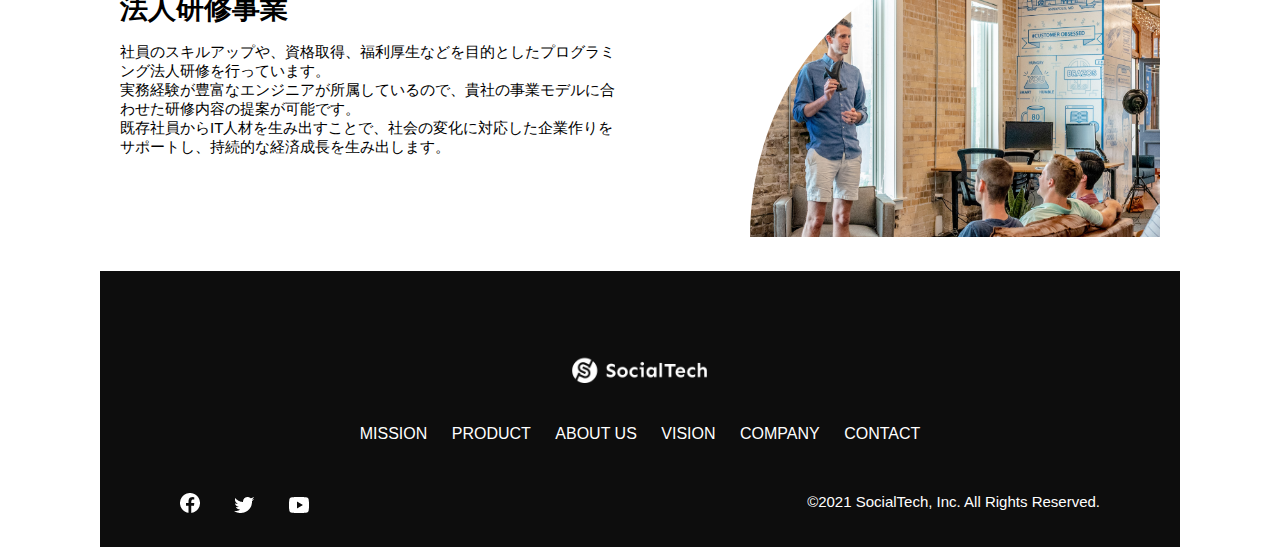
<file: kadai_tutorial_output/product.html>
<!DOCTYPE html>
<html lang="ja">
<head>
  <meta charset="UTF-8">
  <meta name="viewport" content="width=device-width, initial-scale=1.0">
  <title>SocialTech -PRODUCT プロダクト-</title>
  <meta name="description" content="SocialTechの4つのプロダクトを紹介します">
  <link rel="stylesheet" href="style.css">
</head>
<body>
  <header>
    <a href="index.html" id="logo">
      <img src="images/logo.png" alt="トップページに戻る">
    </a>
    <nav id="nav-pc">
      <ul>
        <li><a href="mission.html">MISSION</a></li>
        <li><a href="product.html">PRODUCT</a></li>
        <li><a href="index.html#aboutus">ABOUT US</a></li>
        <li><a href="index.html#vision">VISION</a></li>
        <li><a href="index.html#company">COMPANY</a></li>
        <li><a href="index.html#contact">CONTACT</a></li>
      </ul>
    </nav>

    <button id="menu-sp" onclick="document.getElementById('nav-sp').style.display = 'block'">
      <img src="images/button-menu.png" alt="ナビゲーションを開く">
    </button>

    <div id="nav-sp">
      <button id="close" onclick="document.getElementById('nav-sp').style.display = 'none'"">
        <img src="images/button-close.png" alt="ナビゲーションを閉じる">
      </button>

      <nav>
        <ul>
          <li>
            <a href="index.html" id="logo-sp" onclick="document.getElementById('nav-sp').style.display = 'none'""><img src="images/logo-sp.png" alt="トップページに戻る"></a>
          </li>
          <li><a class="menu" href="mission.html" onclick="document.getElementById('nav-sp').style.display = 'none'"">MISSION</a></li>
          <li><a class="menu" href="product.html" onclick="document.getElementById('nav-sp').style.display = 'none'"">PRODUCT</a></li>
          <li><a class="menu" href="index.html#aboutus" onclick="document.getElementById('nav-sp').style.display = 'none'"">ABOUT US</a></li>
          <li><a class="menu" href="index.html#vision" onclick="document.getElementById('nav-sp').style.display = 'none'"">VISION</a></li>
          <li><a class="menu" href="index.html#company" onclick="document.getElementById('nav-sp').style.display = 'none'"">COMPANY</a></li>
          <li><a class="menu" href="index.html#contact" onclick="document.getElementById('nav-sp').style.display = 'none'"">CONTACT</a></li>
        </ul>
      </nav>

      <div id="sns">
        <a href="https://www.facebook.com/sejuku2013">
          <img src="images/button-facebook.png" alt="Facebookのリンク">
        </a>
        <a href="https://twitter.com/samuraijuku">
          <img src="images/button-twitter.png" alt="Twitterのリンク">
        </a>
        <a href="https://www.youtube.com/channel/UCCFOQO5aDK0xXam4cUQXT8g">
          <img src="images/button-youtube.png" alt="Youtubeのリンク">
        </a>
      </div>
    </div>
  </header>

  <main>
    <article>
      <section id="product-main">
        <div class="product-main-inner">
          <div id="product-title">
            <h1>PRODUCT<br><span>プロダクト</span></h1>
            <p>TOP > PRODUCT</p>
          </div>
        </div>
      </section>

      <section class="product-section product-section-left">
        <div class="product-section-img">
          <img src="images/product/product-mantoman.png" alt="PCでコードを書く男性">
        </div>
        <div class="product-read">
          <h2 class="product-h2">MAN TO MAN</h2>
          <h3 class="product-h3">プログラミング教育</h3>
          <p>2013年より日本で唯一の専属講師によるマンツーマンのプログラミングレッスンを開始。AI/人工知能コース・エンジニア転職コース・ウェブデザインコースを開設し、ICT教育全般のマンツーマン指導で誰もが生産的で働きがいのある職に付けるサポートをしています。 私たちは、創業当初からプログラミングを教えるのみならず、人生を変える手助けがしたい。という想いを大切にしてきました。<br>ITに強くなりたい、エンジニアになりたい、アプリを作りたい。そんな方々の想いを一緒に叶えるスクールでありたい。と考えています。<br>小中高生や女性、障害者向けのプログラムも用意し、質の高いICT教育をみんなに届けることで、貧困や不平等が無くなる社会を目指します。</p>
        </div>
      </section>

      <section class="product-section product-section-right">
        <div class="product-read">
          <h2 class="product-h2">MEDIA</h2>
          <h3 class="product-h3">プログラミング学習メディア</h3>
          <p>2015年より「SocialTech Blog」としてオウンドメディアを設立し、2020年現在月間600万PVの日本最大級のプログラミング学習サイトへと成長しました。<br>新たにYouTubeチャンネルも開設し、無料で挫折せずにプログラミングを学べることを目指して、各チャネルで学習情報をやさしく発信。<br>独学でエンジニアを目指す人には無料で良質な記事や動画コンテンツを提供し、短期間でキャリアチェンジしたい人はマンツーマンレッスンを選択できるよう、各々の要望に合わせた学習機会を創出しています。</p>
        </div>
        <div class="product-section-img">
          <img src="images/product/product-media.png" alt="スマートフォンを操作する人">
        </div>
      </section>

      <section class="product-section product-section-left">
        <div class="product-section-img">
          <img src="images/product/product-career.png" alt="笑顔で話し合う2人の男性">
        </div>
        <div class="product-read">
          <h2 class="product-h2">CAREER</h2>
          <h3 class="product-h3">人材紹介事業</h3>
          <p>「誰もがエンジニアになれる」を叶えるため未経験からエンジニアへ転職するまでの全ての過程をサポートします。<br>エンジニア転職に特化した履歴書や職務経歴書の書き方、面接対策を行い、豊富な求人の中から最適なキャリア選択を支援。<br>転職希望者の目標に寄り添って強みやアピールポイントを整理し、転職活動を通して自身の成長を実感できるキャリア支援を行なっています。<br></p>
        </div>
      </section>

      <section class="product-section product-section-right">
        <div class="product-read">
          <h2 class="product-h2">B2B</h2>
          <h3 class="product-h3">法人研修事業</h3>
          <p>社員のスキルアップや、資格取得、福利厚生などを目的としたプログラミング法人研修を行っています。<br>実務経験が豊富なエンジニアが所属しているので、貴社の事業モデルに合わせた研修内容の提案が可能です。<br>既存社員からIT人材を生み出すことで、社会の変化に対応した企業作りをサポートし、持続的な経済成長を生み出します。</p>
        </div>
        <div class="product-section-img">
          <img src="images/product/product-b2b.png" alt="講演中の男性とそれを聴く人々">
        </div>
      </section>
    </article>

    <footer>
      <div id="footer-logo">
        <img src="images/logo-sp.png" alt="SocialTech">
      </div>
      <div id="footer-link">
        <a href="mission.html">MISSION</a>
        <a href="product.html">PRODUCT</a>
        <a href="index.html#aboutus">ABOUT US</a>
        <a href="index.html#vision">VISION</a>
        <a href="index.html#company">COMPANY</a>
        <a href="index.html#contact">CONTACT</a>
      </div>
      <div id="sns-footer">
        <div class="sns-btns">
          <a href="https://www.facebook.com/sejuku2013"><img src="images/button-facebook.png" alt="Facebookのリンク"></a>
          <a href="https://twitter.com/samuraijuku"><img src="images/button-twitter.png" alt="Twitterのリンク"></a>
          <a href="https://www.youtube.com/channel/UCCFOQO5aDK0xXam4cUQXT8g"><img src="images/button-youtube.png" alt="Youtubeのリンク"></a>
        </div>
        <p id="copyright">&copy;2021 SocialTech, Inc. All Rights Reserved.</p>
    </footer>
  </main>
</body>
</html>
</file>
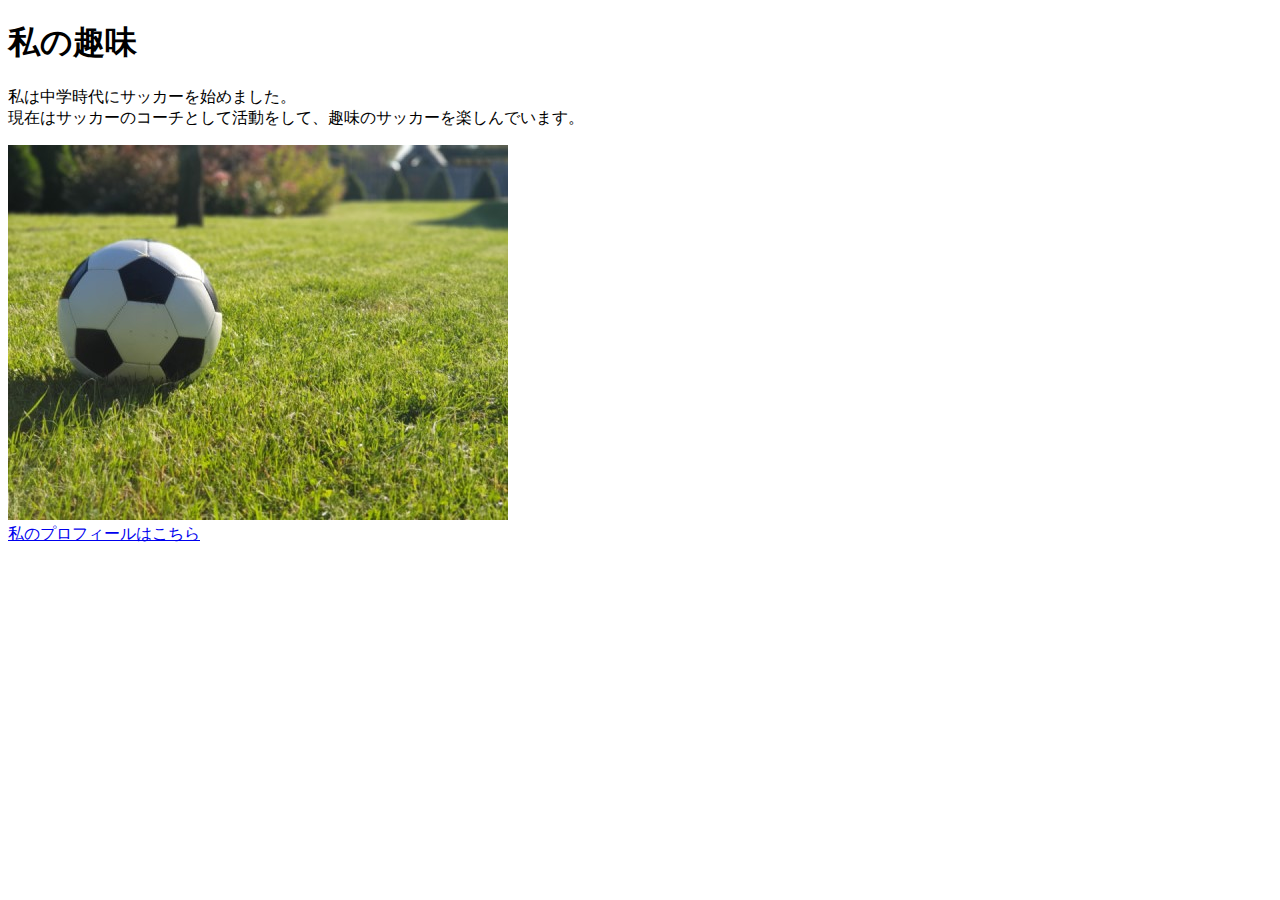
<file: kadai_005/html/kadai_005.html>
<!DOCTYPE html>
<html lang="ja">
<head>
  <meta charset="UTF-8">
  <meta name="viewport" content="width=device-width, initial-scale=1.0">
  <title>5章課題</title>
  <meta name="description" content="このページは5章の課題です。">
</head>
<body>
  <h1>私の趣味</h1>
  <p>私は中学時代にサッカーを始めました。<br>現在はサッカーのコーチとして活動をして、趣味のサッカーを楽しんでいます。</p>
  <img src="../images/sample.jpg" alt="">
  <br>
  <a href="https://x.com/samuraijuku">私のプロフィールはこちら</a>
</body>
</html>
</file>
<file: kadai_013/style.css>
/* PC、スマホ共通スタイル */
body {
  font-family: "Source Sans Pro", "Hiragino Kaku Gothic ProN", Meiryo, Arial,
    sans-serif;
}

p {
  font-size: 15px;
}

#main-visual>img {
  width: 100%;
}

/*================
PC用のスタイル 
=================*/
@media screen and (min-width: 768px) {
  /* 横幅設定 */
  body {
    max-width: 1080px;
    min-width: 960px;
    margin: 0 auto 0 auto;
  }

  /* ヘッダー */
  header {
    display: flex;
    justify-content: space-between;
  }

  /* ナビゲーションのレイアウト */
  #nav-pc {
    text-align: right;
    font-size: 14px;
    padding-top: 15px;
  }

  /* ナビゲーションのリンクの装飾設定 */
  #nav-pc>a {
    text-decoration: none;
    margin-left: 20px;
  }

  #nav-pc>a:link {
    color: #0d0d0d;
  }

  #nav-pc>a:visited {
    color: #0d0d0d;
  }

  #nav-pc>a:hover {
    color: #0d0d0d;
    text-decoration: underline;
  }

  #nav-pc>a:active {
    color: #0d0d0d;
  }

  #menu-sp {
    display: none;
  }

  #nav-sp {
    display: none;
  }
}

/*================
SP用のスタイル 
=================*/

@media screen and (max-width: 767px) {
  body {
    min-width: 375px;
    margin: 0;
  }

  #nav-pc {
    display: none;
  }

  #menu-sp {
    float: right;
    padding: 0;
  }

  #nav-sp {
    background: #ce933e;
    position: absolute;
    top: 0;
    left: 0;
    height: 100%;
    width: 100%;
    display: none;
    z-index: 100;
  }

  #nav-sp ul {
    padding-left: 0;
  }

  #nav-sp li {
    list-style: none;
  }

  #close {
    position: absolute;
    top: 20px;
    right: 20px;
  }

  #logo-sp {
    margin: 80px 0 30px 20px;
  }

  #nav-sp a {
    display: block;
  }

  #nav-sp a:link {
    color: #fff;
  }

  #nav-sp a:visited {
    color: #fff;
  }

  #nav-sp a:hover {
    text-decoration: underline;
    color: #fff;
  }

  #mav-sp a:active {
    color: #fff;
  }

  #nav-sp .menu {
    text-decoration: none;
    margin: 0 20px;
    height: 44px;
    font-size: 16px;
    background-image: url("images/arrow.png");
    background-repeat: no-repeat;
    background-position: top right;
  }
}
</file>
<file: kadai_tutorial_output/style.css>
@charset "utf-8";

* {
  box-sizing: border-box;
}

p {
  font-size: 15px;
}

body {
  font-family: "Source Sans Pro", "Hiragino Kaku Gothic ProN", Meiryo, Arial, sans-serif;
  max-width: 1080px;
  margin: 0 auto;
}

header {
  display: flex;
  justify-content: space-between;
}

#nav-pc {
  font-size: 14px;
}

#nav-pc ul {
  display: flex;
  padding-left: 0;
}

#nav-pc li {
  list-style: none;
}

#nav-pc a {
  text-decoration: none;
  margin-left: 20px;
  color: #0d0d0d;
}

#nav-pc a:hover {
  text-decoration: underline;
}

#nav-sp,
#menu-sp {
  display: none;
}

#main-visual {
  position: relative;
  height: 470px;
}

#main-message {
  position: absolute;
  background: #2710d5;
  color: #ffffff;
  border-radius: 0 0 476px 0;
  max-width: 620px;
  width: 100%;
  height: 100%;
  z-index: 11;
}

#main-message > h1 {
  font-size: 60px;
  margin: 100px 0 0 50px;
}

#main-message > p {
  font-size: 28px;
  margin: 0 0 0 50px;
}

#main-visual > img {
  position: absolute;
  top: 0;
  right: 0;
  border-radius: 476px 0 0 0;
  max-width: 620px;
  z-index: 10;
}

h2 {
  margin: 40px 0 0;
}

h2::after {
  margin-left: 10px;
  content: url("images/line.png");
}

h3 {
  font-size: 27px;
}

#mission {
  margin: 80px 0;
}

#mission-flex {
  display: flex;
}

#mission-flex > div {
  width: 50%;
  margin: 20px;
}

#mission-photo {
  width: 100%;
}

#s2dgs {
  margin-top: 50px;
  width: 100%;
}

#product {
  margin: 80px 0;
  background: #fafafa;
  padding: 10px 40px 0;
}

#product #product-flex {
  margin-top: 40px;
  display: flex;
}

#product-left {
  width: 50%;
  margin-right: 20px;
}

#product-right {
  width: 50%;
  margin-right: 20px;
  margin-top: 80px;
}

#product-left > div {
  position: relative;
  height: 480px;
  margin-right: 20px;
}

#product-right > div {
  position: relative;
  height: 480px;
  margin-right: 20px;
}

.product-photo {
  width: 100%;
}

.product-explain {
  background: #fff;
  position: absolute;
  left: 0;
  bottom: 50px;
  margin: 0 40px;
  padding: 20px;
  box-shadow: 5px 5px 10px rgba(0, 0, 0, 0.05);
}

.product-explain > span {
  color: #2710d5;
  font-weight: bold;
  font-size: 16px;
}

.product-explain > h3 {
  margin: 5px 0;
}

.product-explain > h3 {
  font-size: 14px;
  margin: 0;
}

#product-more {
  text-align: center;
}

#product-more > a {
  position: relative;
  bottom: -42px;
}

#aboutus {
  margin: 80px 0;
}

#aboutus > div {
  display: flex;
}

.culture-img {
  width: 50%;
  align-self: flex-start;
}

.culture-img2 {
  width: 100%;
  margin-top: 50px;
}

.culture-table {
  margin-right: 50px;
}

.culture-num {
  font-size: 80px;
  color: #2710d5;
  padding-right: 20px;
}

.culture-table th {
  text-align: left;
  font-size: 28px;
  font-weight: bold;
}

.culture-en {
  color: #2710d5;
  font-size: 24px;
}

.culture-description {
  margin: 0;
}

#vision {
  margin: 80px 0;
}

#vision > div {
  display: flex;
  justify-content: space-between;
  flex-wrap: wrap;
}

.vision-box {
  width: 300px;
  height: 300px;
  margin-bottom: 30px;
  position: relative;
}

.vision-box > img {
  width: 100%;
  position: relative;
  z-index: 30;
}

.vision-box > div {
  position: absolute;
  top: 0;
  left: 0;
  margin-right: 20px;
  z-index: 31;
}

.vision-box > div > h4 {
  color: #2710d5;
  font-size: 19px;
  margin: 80px 0 0;
}

.vision-box > div > h4:first-letter {
  font-size: 40px;
}

.vision-box > div > h5 {
  font-size: 20px;
  margin: 0;
}

.vision-box > div > p {
  margin: 10px 0 0;
}

#company {
  margin: 80px 0 80px 0;
}

#company-table {
  width: 100%;
}

.tableheader {
  text-align: left;
  padding: 20px;
  border-bottom: 1px solid #2710d5;
  width: 100px;
}

.tableheader-first {
  border-top: 1px solid #2710d5;
}

.cell {
  padding: 30px;
  border-bottom: 1px solid #ececec;
}

.cell-first {
  border-top: 1px solid #ececec;
}

#company > iframe {
  width: 100%;
  height: 368px;
  margin-top: 40px;
}

#contact {
  margin: 80px 0;
}

#contact > form > div {
  display: flex;
  flex-wrap: wrap;
  padding-bottom: 30px;
  flex-direction: row;
}

.contact-headding {
  width: 240px;
  align-self: center;
}

.contact-label {
  font-weight: bold;
}

.contact-span {
  color: #ce2222;
  margin-left: 20px;
  font-weight: bold;
}

.contact-textbox {
  border: 1px solid #707070;
  border-top: 0px;
  border-left: 0px;
  border-right: 0px;
  background: #fafafa;
  width: 400px;
  height: 56px;
}

.contact-textarea {
  border: 1px solid #707070;
  border-top: 0px;
  border-left: 0px;
  border-right: 0px;
  background: #fafafa;
  width: 400px;
  height: 200px;
}

#contact dt {
  font-weight: bold;
}

#contact dd {
  margin: 0 0 16px;
}

#contact dd p {
  margin: 0;
}

#contact dd ul {
  padding-left: 0;
}

#contact dd li {
  margin-bottom: 0;
  list-style: none;
}

footer {
  background: #0d0d0d;
  text-align: center;
  padding: 80px 80px 30px 80px;
}

#footer-logo {
  margin-bottom: 30px;
}

#footer-link {
  margin-bottom: 50px;
}

#footer-link > a {
  text-decoration: none;
  margin: 10px;
  color: #fff;
}

#footer-link > a:hover {
  text-decoration: underline;
}

#sns-footer {
  display: flex;
  justify-content: space-between;
  text-align: left;
}

#sns-footer a {
  margin-right: 30px;
}

#copyright {
  color: #fff;
  margin: 0;
}

.mission-main-inner {
  background-image: url("images/mission/mission-main.png");
  background-repeat: no-repeat;
  background-position-y: center;
}

#mission-title {
  background: #2710d5;
  width: 368px;
  color: #fff;
  height: 496px;
  border-radius: 0 248px 248px 0;
  position: relative;
}

#mission-title h1 {
  position: absolute;
  top: 0;
  left: 100px;
  font-size: 80px;
  line-height: 1;
}

#mission-title h1 span {
  font-size: 26px;
}

#mission-title > p {
  position: absolute;
  top: 350px;
  left: 100px;
  font-size: 16px;
}

#mission-s2dgs {
  padding: 20px;
}

.mission-h2 {
  color: #2710d5;
  font-size: 40px;
}

.mission-h2:after {
  content: none;
}

#mission-five-goals {
  padding: 20px;
  display: flex;
}

#mission-five-goals .five-goals-image {
  width: 30%;
  padding: 20px;
}

#mission-five-goals .five-goals-image img {
  width: 100%;
}

#mission-five-goals .five-goals-read {
  width: 70%;
  padding: 20px;
}

#mission-five-goals .five-goals-read > div {
  margin-bottom: 40px;
}

.fivegoals-image-right {
  float: right;
  margin: 20px;
}

.fivegoals-image-left {
  float: left;
  margin: 20px;
}

.fivegoals-number {
  color: #2710d5;
  font-size: 48px;
  font-weight: bold;
  margin: 0;
}

.fivegoals-h3 {
  font-size: 28px;
  margin: 0;
}

.fivegoals-p {
  margin: 0;
}

.product-main-inner {
  background-image: url("images/product/product-main.png");
  background-repeat: no-repeat;
  background-position-y: center;
}

#product-title {
  background: #2710d5;
  width: 368px;
  color: #fff;
  height: 496px;
  border-radius: 0 248px 248px 0;
  position: relative;
}

#product-title h1 {
  position: absolute;
  top: 0;
  left: 100px;
  font-size: 80px;
  line-height: 1;
}

#product-title h1 span {
  font-size: 26px;
}

#product-title > p {
  position: absolute;
  top: 350px;
  left: 100px;
  font-size: 16px;
}

.product-section {
  display: flex;
  padding: 20px 20px 0;
}

.product-section .product-section-img {
  width: 450px;
}

.product-section-left .product-section-img img {
  width: 100%;
  padding: 0 40px 30px 0;
  border-radius: 0 432px 0 0;
}

.product-section-left .product-read {
  width: 50%;
  flex-grow: 1;
}

.product-section-left .product-read p {
  margin-bottom: 0;
}

.product-section-right {
  justify-content: space-between;
}

.product-section-right .product-section-img img {
  width: 100%;
  padding: 0 0 30px 40px;
  border-radius: 432px 0 0 0;
}

.product-section-right .product-read {
  width: 500px;
}

.product-h2 {
  color: #2710d5;
  font-size: 24px;
  margin: 0;
}

.product-h3 {
  font-size: 28px;
  margin: 0;
}

@media screen and (max-width: 767px) {
  #nav-pc {
    display: none;
  }

  #menu-sp {
    display: block;
    background: transparent;
    float: right;
    padding: 0;
    border: none;
  }

  #nav-sp {
    background: #2710d5;
    position: fixed;
    top: 0;
    left: 0;
    width: 100%;
    height: 100%;
    display: none;
    z-index: 100;
  }

  #close {
    position: absolute;
    top: 20px;
    right: 20px;
    background: transparent;
    border: none;
  }

  #nav-sp nav ul{
    padding-left: 0;
  }

  #nav-sp nav li {
    list-style: none;
  }

  #logo-sp {
    margin: 80px 0 30px 20px;
  }

  #nav-sp nav a {
    display: block;
    color: #fff;
  }

  #nav-sp nav a:hover {
    text-decoration: underline;
  }

  #nav-sp .menu {
    text-decoration: none;
    margin: 0 20px;
    height: 44px;
    font-size: 16px;
    background-image: url("images/arrow.png");
    background-repeat: no-repeat;
    background-position: right top;
  }

  #sns {
    position: absolute;
    bottom: 20px;
    left: 20px;
  }

  #sns > a {
    margin-right: 30px;
  }

  #main-visual {
    height: 470px;
  }

  #main-message {
    text-align: center;
    height: 280px;
  }

  #main-message > h1 {
    font-size: 28px;
    margin-top: 90px;
  }

  #main-message > p {
    margin: 0;
    font-size: 15px;
  }

  #main-visual > img {
    width: 100%;
    border-radius: 476px 0 0 0;
    top: auto;
    bottom: 0;
  }

  h2 {
    margin: 15px 0;
  }

  h3 {
    font-size: 24px;
    margin: 10px 0 0 0;
  }

  #mission {
    margin: 20px 0;
    padding: 0 20px;
  }

  #mission-flex {
    flex-direction: column;
  }

  #mission-flex > div {
    width: 100%;
    margin: 0;
  }

  #product {
    margin: 0;
    padding: 10px 20px 0 20px;
  }

  #product #product-flex {
    flex-direction: column;
    margin-top: 0;
  }

  #product-left,
  #product-right {
    width: 100%;
    margin: 0;
  }

  #product-left > div,
  #product-right > div {
    height: auto;
    margin: 0;
  }

  .product-explain {
    position: relative;
    margin: 0;
  }

  .product-explain > h3 {
    margin: 10px 20px;
    font-size: 24px;
  }

  #product-more {
    text-align: left;
  }

  #aboutus {
    margin: 80px 20px;
  }

  #aboutus > div {
    flex-direction: column;
  }

  .culture-table th {
    font-size: 16px;
  }

  .culture-table {
    margin-right: 0;
    padding-right: 20px;
    order: 2;
  }

  .culture-img {
    width: 100%;
    order: 1;
  }

  .culture-img2 {
    margin-top: 0;
  }

  .culture-num {
    padding: 0;
  }

  .culture-description {
    margin: 0;
  }

  #vision {
    margin: 80px 20px;
  }

  .vision-box > img {
    position: absolute;
    left: 0;
    right: 0;
  }

  .vision-box > div > h4 {
    margin: 60px 0 0 0;
  }

  #company {
    margin: 80px 20px 80px 20px;
  }

  #company > h3 {
    margin-bottom: 20px;
  }

  .tableheader {
    width: 50px;
  }

  .cell {
    padding: 20px;
  }

  #company > iframe {
    height: 240px;
  }

  #contact {
    margin: 80px 20px;
  }

  #contact > h3 {
    margin-bottom: 20px;
  }

  #contact > form > div {
    flex-direction: column;
    margin-bottom: 20px;
  }

  .contact-headding {
    align-self: auto;
    margin-bottom: 20px;
  }

  .contact-textbox {
    min-width: 300px;
    width: 100%;
  }

  .contact-textarea {
    height: 150px;
    width: 100%;
  }

  .radio-button {
    margin-bottom: 20px;
  }

  footer {
    padding: 30px 20px 50px 20px;
    text-align: left;
  }

  #footer-link > a {
    margin: 0 20px 30px 0;
    display: block;
    background-image: url("images/arrow.png");
    background-repeat: no-repeat;
    background-position: right top;
  }

  #footer-link > a:hover {
    text-decoration: underline;
  }

  #sns-footer {
    flex-direction: column;
    justify-content: flex-start;
  }

  #copyright {
    font-size: 12px;
    margin-top: 30px;
  }

  #mission-main {
    height: 256px;
    margin-top: 4%;
    position: relative;
  }

  .mission-main-inner {
    height: 80%;
    background-size: cover;
  }

  #mission-title {
    width: 136px;
    height: 256px;
    position: absolute;
    top: -10%;
  }

  #mission-title h1 {
    left: 20px;
    font-size: 40px;
  }

  #mission-title h1 span {
    font-size: 18px;
  }

  #mission-title > p {
    top: 180px;
    left: 20px;
    font-size: 13px;
  }

  .mission-h2 {
    font-size: 38px;
    margin: 0;
  }

  .mission-h2::after {
    content: none;
  }

  #mission-s2dgs > img {
    width: 100%;
  }

  #mission-five-goals {
    flex-direction: column;
  }

  #mission-five-goals > div {
    padding: 0;
  }

  #mission-five-goals .five-goals-image,
  #mission-five-goals .five-goals-read {
    width: 100%;
    padding: 0;
  }

  #mission-five-goals .five-goals-read > div {
    display: flex;
    flex-direction: column;
  }

  .fivegoals-image-left,
  .fivegoals-image-right {
    align-self: center;
  }

  #product-main {
    height: 256px;
    margin-top: 4%;
    position: relative;
  }

  .product-main-inner {
    height: 80%;
    background-size: cover;
  }

  #product-title {
    width: 136px;
    height: 256px;
    position: absolute;
    top: -10%;
  }

  #product-title h1 {
    left: 20px;
    font-size: 40px;
  }

  #product-title h1 span {
    font-size: 18px;
  }

  #product-title > p {
    left: 20px;
    font-size: 13px;
  }

  .product-section {
    flex-direction: column;
  }

  .product-section .product-section-img {
    width: 100%;
  }

  .product-section .product-section-img img {
    width: 100%;
    padding: 0;
  }

  .product-section-left .product-section-img img {
    border-radius: 0 300px 0 0;
  }

  .product-section-left .product-read {
    width: 100%;
    flex-grow: 1;
  }

  .product-section-right .product-section-img img {
    order: 1;
    border-radius: 300px 0 0 0;
  }

  .product-section-right .product-read {
    order: 2;
    width: 100%;
  }
}
</file>
<file: kadai_015/style.css>
@charset "utf-8";

html {
  font-size: 20px;
}

body {
  font-family: "Arial", "Meiryo", sans-serif;
  text-align: center;
}

h1 {
  font-family: "Josefin Sans", sans-serif;
  font-size: 2rem;
  letter-spacing: 1.2em;
  border-bottom: 3px solid rgb(115, 115, 114);
  text-shadow: 2px 2px 2px #ccc;
}

.skyblue {
  color: skyblue;
}

.pink {
  color:  rgb(255, 192, 203);
}

#basic p {
  font-weight: bold;
}
</file>
<file: kadai_018/style.css>
@charset "utf-8";

#top {
  width: 800px;
  background: #dcc9f4;
  margin: 20px auto;
  text-align: center;
}

.top-child {
  width: 20%;
  background: #ffd9df;
  display: inline-block;
}

#middle {
  width: 800px;
  height: 800px;
  margin: 20px auto;
  background: #ffd9df;
  position: relative;
}

.middle-child01,
.middle-child02,
.middle-child03 {
  width: 200px;
  height: 200px;
  background: #87ceeb;
}

.middle-child01 {
  position: absolute;
  top: 100px;
  left: 100px;
}

.middle-child02 {
  position: absolute;
  top: 300px;
  left: 300px;
}

.middle-child03 {
  position: absolute;
  top: 500px;
  left: 500px;
}

#bottom {
  width: 800px;
  height: 300px;
  margin: 0 auto;
  background: #87ceeb;
}

#bottom-child01,
#bottom-child02,
#bottom-child03 {
  width: 400px;
  height: 100px;
  background: #e5dcf0;
}

#bottom-child02 {
  position: relative;
  left: 200px;
}

#bottom-child03 {
  position: relative;
  left: 400px;
}
</file>
<file: kadai_022/style.css>
@charset "utf-8";

h1,
p,
body {
  margin: 0;
}

p,
a {
  font-size: 20px;
}

header {
  margin-bottom: 20px;
  background: rgb(244, 79, 79);
  text-align: center;
}

h1 {
  color: rgb(255, 255, 255);
}

main {
  margin: 10px;
}

#parent {
  display: flex;
  justify-content: space-around;
}

.contents {
  border: 3px solid rgb(238, 204, 204);
  flex-basis: 25%;
  padding: 10px 15px;
  margin: 20px 0;
  text-align: center;
}

h2 {
  font-size: 25px;
  border-bottom: 3px dotted rgb(236, 122, 122);
}

h2::before {
  content: "●";
  color: rgb(239, 111, 139);
}

.contents p:nth-of-type(2):first-letter {
  font-weight: bold;
  color: rgb(97, 206, 249);
}

.contents img {
  margin: 10px 0;
  width: 70%;
}

footer {
  background: rgb(244, 79, 79);
  text-align: center;
}

a {
  color: rgb(255, 255, 255);
}

a:visited {
  color: rgb(193, 234, 251);
}

a:hover {
  color: rgb(245, 178, 168);
}

@media screen and (max-width: 768px) {
  h2 {
    font-size: 30px;
  }

  p {
    font-size: 25px;
  }

  #parent {
    flex-direction: column;
  }
}
</file>
